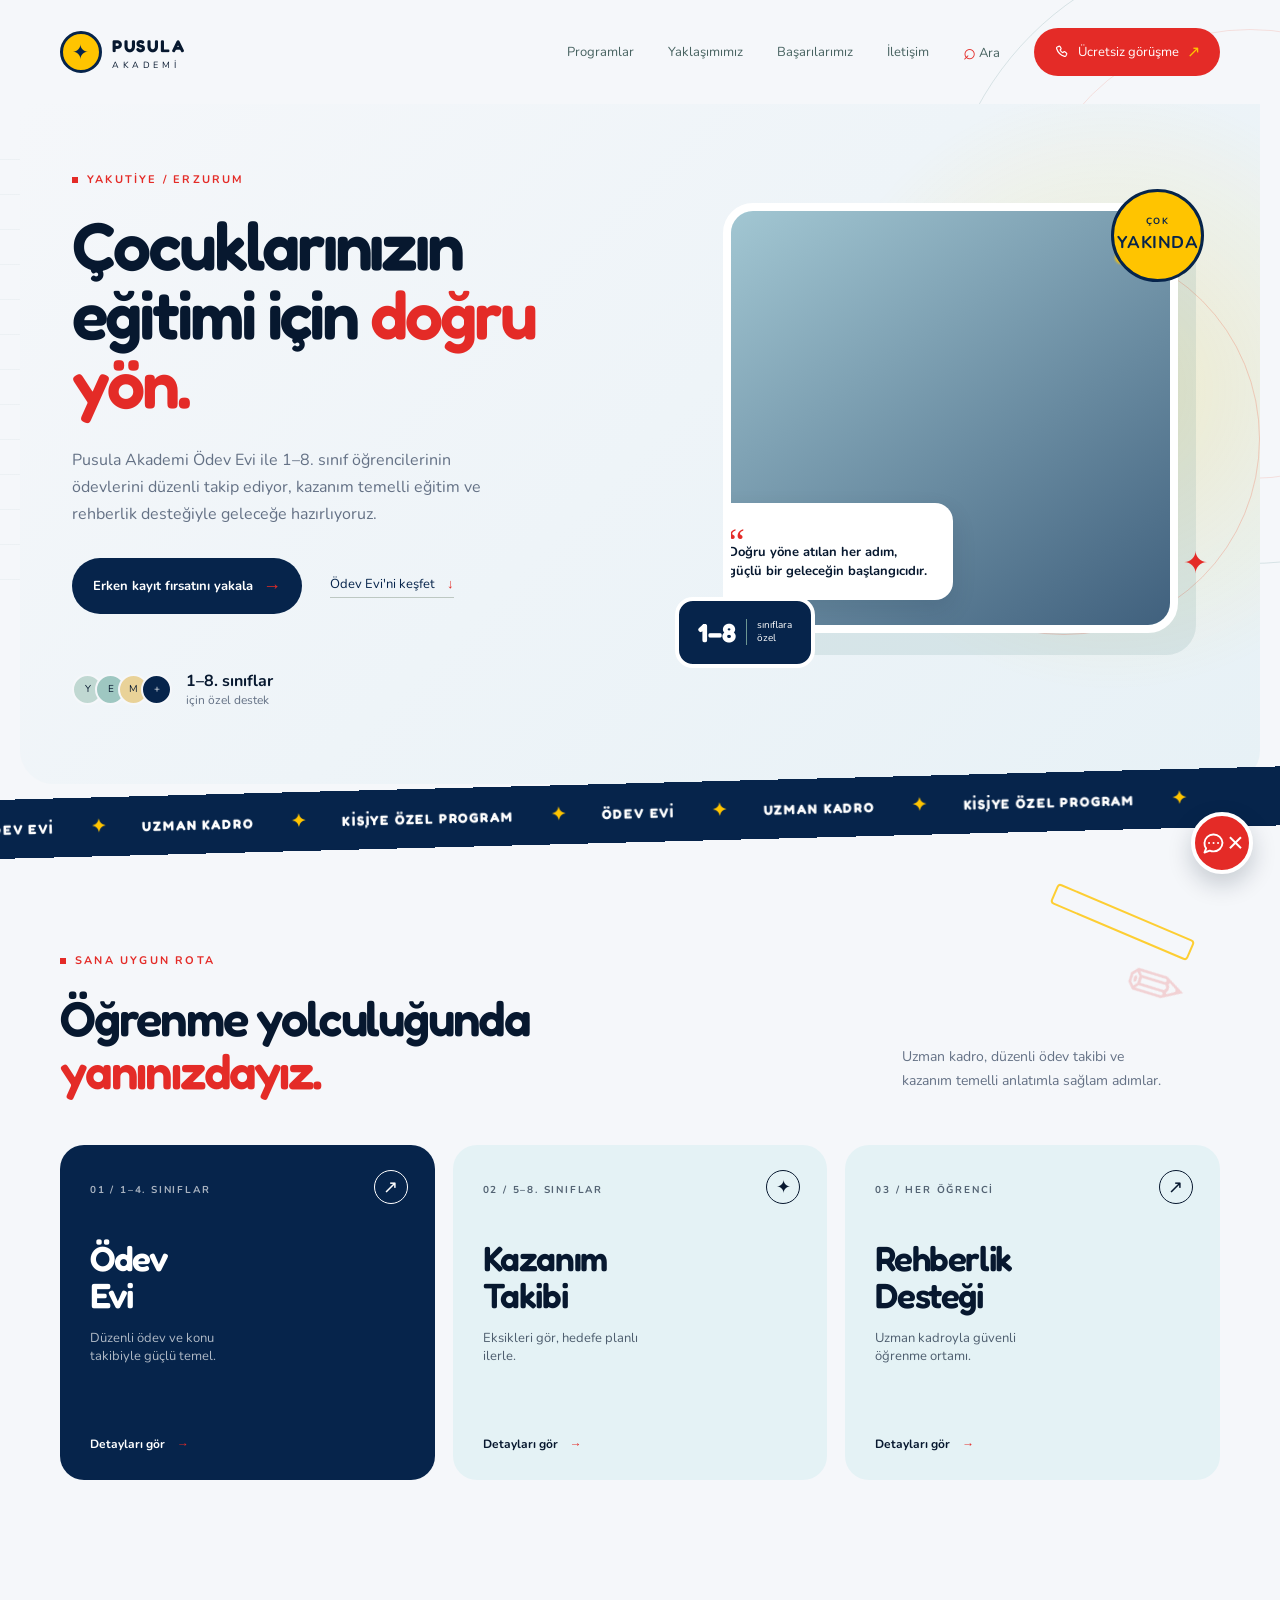
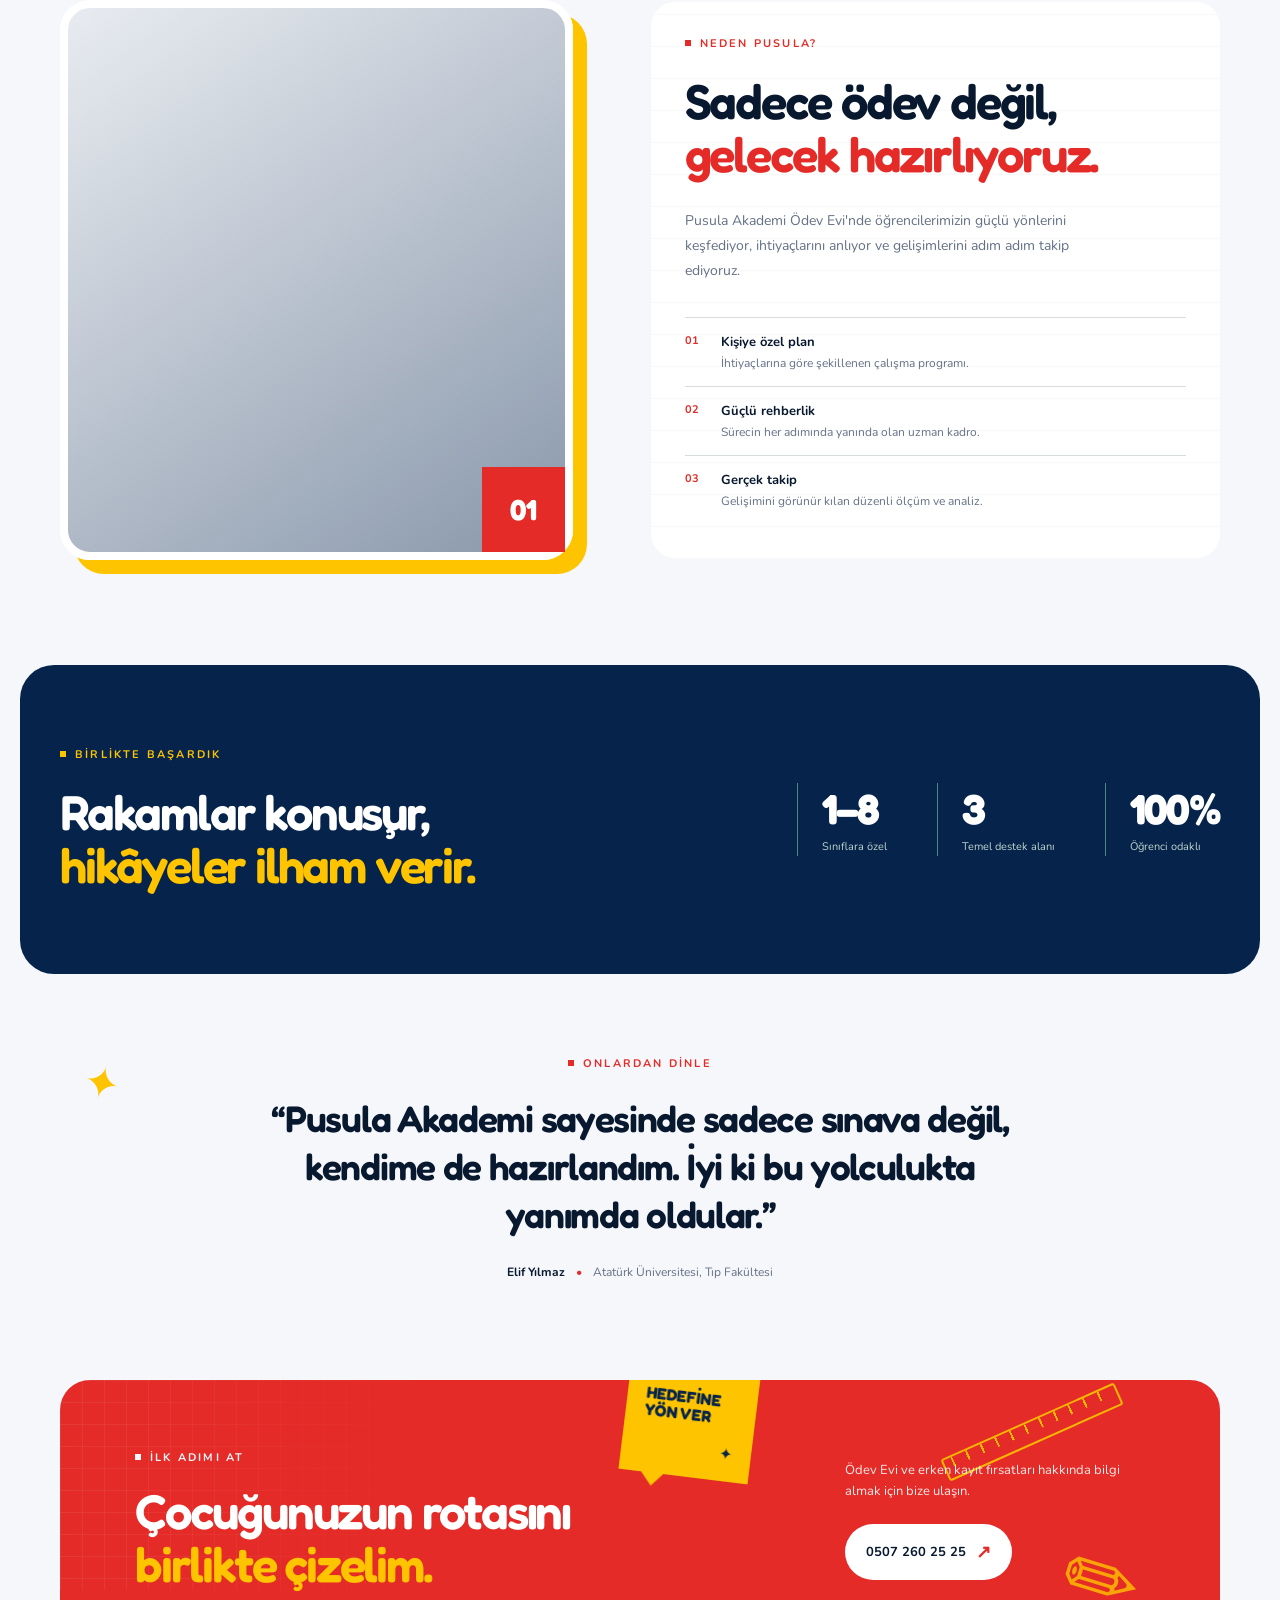
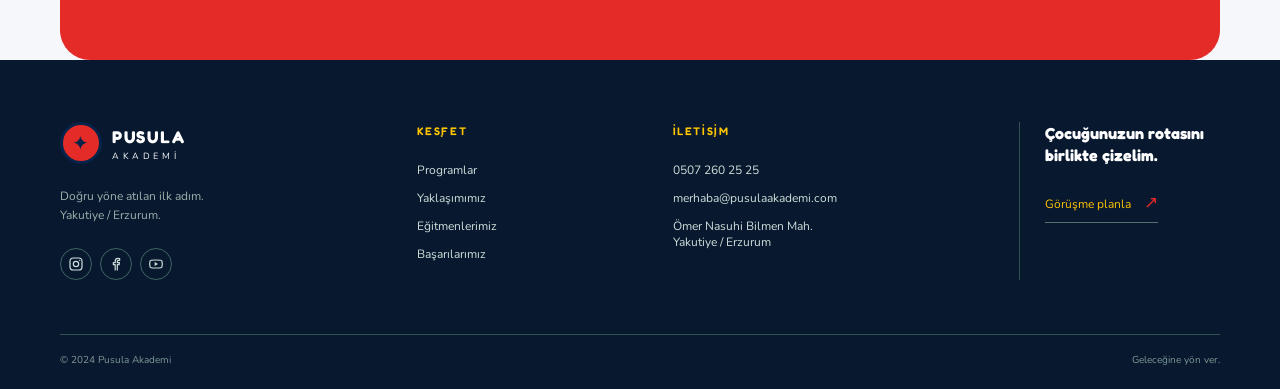
<file: index.html>
<!doctype html>
<html lang="tr">
  <head>
    <meta charset="UTF-8" />
    <meta name="viewport" content="width=device-width, initial-scale=1.0" />
    <meta
      name="description"
      content="Pusula Akademi Ödev Evi — 1–8. sınıflar için uzman kadro, kişiye özel program ve düzenli ödev takibi. Yakutiye, Erzurum."
    />
    <title>Pusula Akademi Ödev Evi | Yakutiye, Erzurum</title>
    <link rel="preconnect" href="https://fonts.googleapis.com" />
    <link rel="preconnect" href="https://fonts.gstatic.com" crossorigin />
    <link
      href="https://fonts.googleapis.com/css2?family=Fredoka:wght@400;500;600;700&family=Nunito:wght@400;500;600;700;800&display=swap"
      rel="stylesheet"
    />
    <link rel="stylesheet" href="styles.css" />
  </head>
  <body>
    <header class="site-header">
      <a class="brand" href="/" aria-label="Pusula Akademi ana sayfa">
        <span class="brand-mark" aria-hidden="true">✦</span>
        <span><strong>PUSULA</strong><small>AKADEMİ</small></span>
      </a>
      <button class="menu-toggle" aria-expanded="false" aria-controls="site-nav">
        <span></span><span></span><span></span>
        <span class="sr-only">Menüyü aç</span>
      </button>
      <nav id="site-nav" class="site-nav" aria-label="Ana menü">
        <a href="programlar.html">Programlar</a>
        <a href="yaklasimimiz.html">Yaklaşımımız</a>
        <a href="basarilarimiz.html">Başarılarımız</a>
        <a href="iletisim.html">İletişim</a>
        <button class="search-toggle" type="button" aria-expanded="false" aria-controls="site-search">
          <span aria-hidden="true">⌕</span> Ara
        </button>
        <a class="nav-cta" href="iletisim.html">
          <svg class="nav-cta-icon" viewBox="0 0 24 24" aria-hidden="true">
            <path d="M7.2 3.5 4.8 4.6c-.8.4-1.2 1.3-.9 2.1 1.9 6.1 5.8 10 11.9 11.9.8.3 1.7-.1 2.1-.9l1.1-2.4c.3-.7.1-1.5-.5-1.9l-2.3-1.6c-.6-.4-1.4-.3-1.9.2l-1 1c-1.8-.9-3.2-2.3-4.1-4.1l1-1c.5-.5.6-1.3.2-1.9L9.1 4c-.4-.6-1.2-.8-1.9-.5Z"></path>
          </svg>
          <span>Ücretsiz görüşme</span><b>↗</b>
        </a>
      </nav>
    </header>
    <div id="site-search" class="search-panel" hidden>
      <form class="search-form" role="search">
        <label class="sr-only" for="search-input">Sitede ara</label>
        <span aria-hidden="true">⌕</span>
        <input id="search-input" type="search" placeholder="Program, hedef veya bilgi ara..." autocomplete="off" />
        <button type="button" class="search-close" aria-label="Aramayı kapat">×</button>
      </form>
      <div class="search-results" aria-live="polite"></div>
    </div>

    <main id="top">
      <section class="hero section-shell">
        <div class="hero-orbit orbit-one" aria-hidden="true"></div>
        <div class="hero-orbit orbit-two" aria-hidden="true"></div>
        <div class="hero-copy">
          <p class="eyebrow"><span></span> Yakutiye / Erzurum</p>
          <h1>Çocuklarınızın eğitimi için <em>doğru yön.</em></h1>
          <p class="hero-text">
            Pusula Akademi Ödev Evi ile 1–8. sınıf öğrencilerinin ödevlerini düzenli takip ediyor, kazanım
            temelli eğitim ve rehberlik desteğiyle geleceğe hazırlıyoruz.
          </p>
          <div class="hero-actions">
            <a class="button button-primary" href="iletisim.html">Erken kayıt fırsatını yakala <span>→</span></a>
            <a class="text-link" href="programlar.html">Ödev Evi'ni keşfet <span>↓</span></a>
          </div>
          <div class="hero-note">
            <div class="avatar-stack" aria-hidden="true">
              <span>Y</span><span>E</span><span>M</span><span>+</span>
            </div>
            <p><strong>1–8. sınıflar</strong> için özel destek</p>
          </div>
        </div>
        <div class="hero-visual" aria-label="Pusula Akademi öğrencileri">
          <div class="sun-badge">ÇOK<br /><strong>YAKINDA</strong></div>
          <div class="visual-card visual-card-main">
            <div class="student-photo"></div>
            <div class="quote-card">
              <span class="quote-mark">“</span>
              <p>Doğru yöne atılan her adım, güçlü bir geleceğin başlangıcıdır.</p>
            </div>
          </div>
          <div class="visual-card floating-stat"><strong>1–8</strong><span>sınıflara<br />özel</span></div>
          <div class="compass" aria-hidden="true">✦</div>
        </div>
      </section>

      <div class="marquee-band" aria-label="Pusula Akademi değerleri">
        <div class="marquee-track">
          <span>ÖDEV EVİ</span><b>✦</b><span>UZMAN KADRO</span><b>✦</b>
          <span>KİŞİYE ÖZEL PROGRAM</span><b>✦</b><span>ÖDEV EVİ</span><b>✦</b>
          <span>UZMAN KADRO</span><b>✦</b><span>KİŞİYE ÖZEL PROGRAM</span><b>✦</b>
        </div>
      </div>

      <section id="programlar" class="programs section-shell">
        <div class="section-heading">
          <div>
            <p class="eyebrow"><span></span> Sana uygun rota</p>
            <h2>Öğrenme yolculuğunda<br /><em>yanınızdayız.</em></h2>
          </div>
          <p class="section-intro">Uzman kadro, düzenli ödev takibi ve kazanım temelli anlatımla sağlam adımlar.</p>
        </div>
        <div class="program-grid">
          <article class="program-card featured">
            <div class="card-icon">↗</div>
            <p class="card-label">01 / 1–4. sınıflar</p>
            <h3>Ödev<br />Evi</h3>
            <p>Düzenli ödev ve konu takibiyle güçlü temel.</p>
            <a href="programlar.html" aria-label="Ödev Evi hakkında bilgi al">Detayları gör <span>→</span></a>
          </article>
          <article class="program-card">
            <div class="card-icon">✦</div>
            <p class="card-label">02 / 5–8. sınıflar</p>
            <h3>Kazanım<br />Takibi</h3>
            <p>Eksikleri gör, hedefe planlı ilerle.</p>
            <a href="programlar.html" aria-label="Kazanım takibi hakkında bilgi al">Detayları gör <span>→</span></a>
          </article>
          <article class="program-card">
            <div class="card-icon">↗</div>
            <p class="card-label">03 / Her öğrenci</p>
            <h3>Rehberlik<br />Desteği</h3>
            <p>Uzman kadroyla güvenli öğrenme ortamı.</p>
            <a href="iletisim.html" aria-label="Rehberlik desteği hakkında bilgi al">Detayları gör <span>→</span></a>
          </article>
        </div>
      </section>

      <section id="yaklasim" class="approach section-shell">
        <div class="approach-image"><span>01</span></div>
        <div class="approach-copy">
          <p class="eyebrow"><span></span> Neden Pusula?</p>
          <h2>Sadece ödev değil,<br /><em>gelecek hazırlıyoruz.</em></h2>
          <p>
            Pusula Akademi Ödev Evi'nde öğrencilerimizin güçlü yönlerini keşfediyor, ihtiyaçlarını anlıyor
            ve gelişimlerini adım adım takip ediyoruz.
          </p>
          <div class="approach-list">
            <div><strong>01</strong><span><b>Kişiye özel plan</b><small>İhtiyaçlarına göre şekillenen çalışma programı.</small></span></div>
            <div><strong>02</strong><span><b>Güçlü rehberlik</b><small>Sürecin her adımında yanında olan uzman kadro.</small></span></div>
            <div><strong>03</strong><span><b>Gerçek takip</b><small>Gelişimini görünür kılan düzenli ölçüm ve analiz.</small></span></div>
          </div>
        </div>
      </section>

      <section id="basarilar" class="results">
        <div class="section-shell results-inner">
          <div>
            <p class="eyebrow eyebrow-light"><span></span> Birlikte başardık</p>
            <h2>Rakamlar konuşur,<br /><em>hikâyeler ilham verir.</em></h2>
          </div>
          <div class="metrics">
            <div><strong>1–8</strong><small>Sınıflara özel</small></div>
            <div><strong>3</strong><small>Temel destek alanı</small></div>
            <div><strong>100%</strong><small>Öğrenci odaklı</small></div>
          </div>
        </div>
      </section>

      <section class="testimonial section-shell">
        <p class="eyebrow"><span></span> Onlardan dinle</p>
        <blockquote>“Pusula Akademi sayesinde sadece sınava değil, kendime de hazırlandım. İyi ki bu yolculukta yanımda oldular.”</blockquote>
        <p class="student-name"><strong>Elif Yılmaz</strong> <span>•</span> Atatürk Üniversitesi, Tıp Fakültesi</p>
      </section>

      <section id="iletisim" class="contact section-shell">
        <div class="contact-doodle ruler-doodle" aria-hidden="true"></div>
        <div class="contact-doodle pencil-doodle" aria-hidden="true">✎</div>
        <div class="contact-note" aria-hidden="true">
          <span>NOT AL</span>
          <b>HEDEFİNE<br />YÖN VER</b>
          <i>✦</i>
        </div>
        <div>
          <p class="eyebrow eyebrow-light"><span></span> İlk adımı at</p>
          <h2>Çocuğunuzun rotasını<br /><em>birlikte çizelim.</em></h2>
        </div>
        <div class="contact-action">
          <p>Ödev Evi ve erken kayıt fırsatları hakkında bilgi almak için bize ulaşın.</p>
          <a class="button button-light" href="tel:+905072602525">0507 260 25 25 <span>↗</span></a>
        </div>
      </section>
    </main>

    <footer class="site-footer">
      <div class="section-shell footer-inner">
        <div class="footer-brand-column">
          <a class="brand brand-footer" href="#top"><span class="brand-mark">✦</span><span><strong>PUSULA</strong><small>AKADEMİ</small></span></a>
          <p>Doğru yöne atılan ilk adım. Yakutiye / Erzurum.</p>
          <div class="social-links"><a href="#" aria-label="Instagram">ig</a><a href="#" aria-label="Facebook">f</a><a href="#" aria-label="Youtube">▶</a></div>
        </div>
        <div class="footer-column"><h3>Keşfet</h3><a href="programlar.html">Programlar</a><a href="yaklasimimiz.html">Yaklaşımımız</a><a href="basarilarimiz.html">Başarılarımız</a></div>
        <div class="footer-column"><h3>İletişim</h3><a href="tel:+904422340000">+90 442 234 00 00</a><a href="mailto:merhaba@pusulaakademi.com">merhaba@pusulaakademi.com</a><span>Erzurum, Türkiye</span></div>
        <div class="footer-column footer-action"><p>Hedefine giden yolda ilk adımı at.</p><a href="iletisim.html" class="footer-arrow">Görüşme planla <span>↗</span></a></div>
      </div>
      <div class="section-shell copyright"><span>© 2024 Pusula Akademi</span><span>Geleceğine yön ver.</span></div>
    </footer>
    <script src="chrome.js"></script>
    <script src="script.js"></script>
  </body>
</html>
</file>
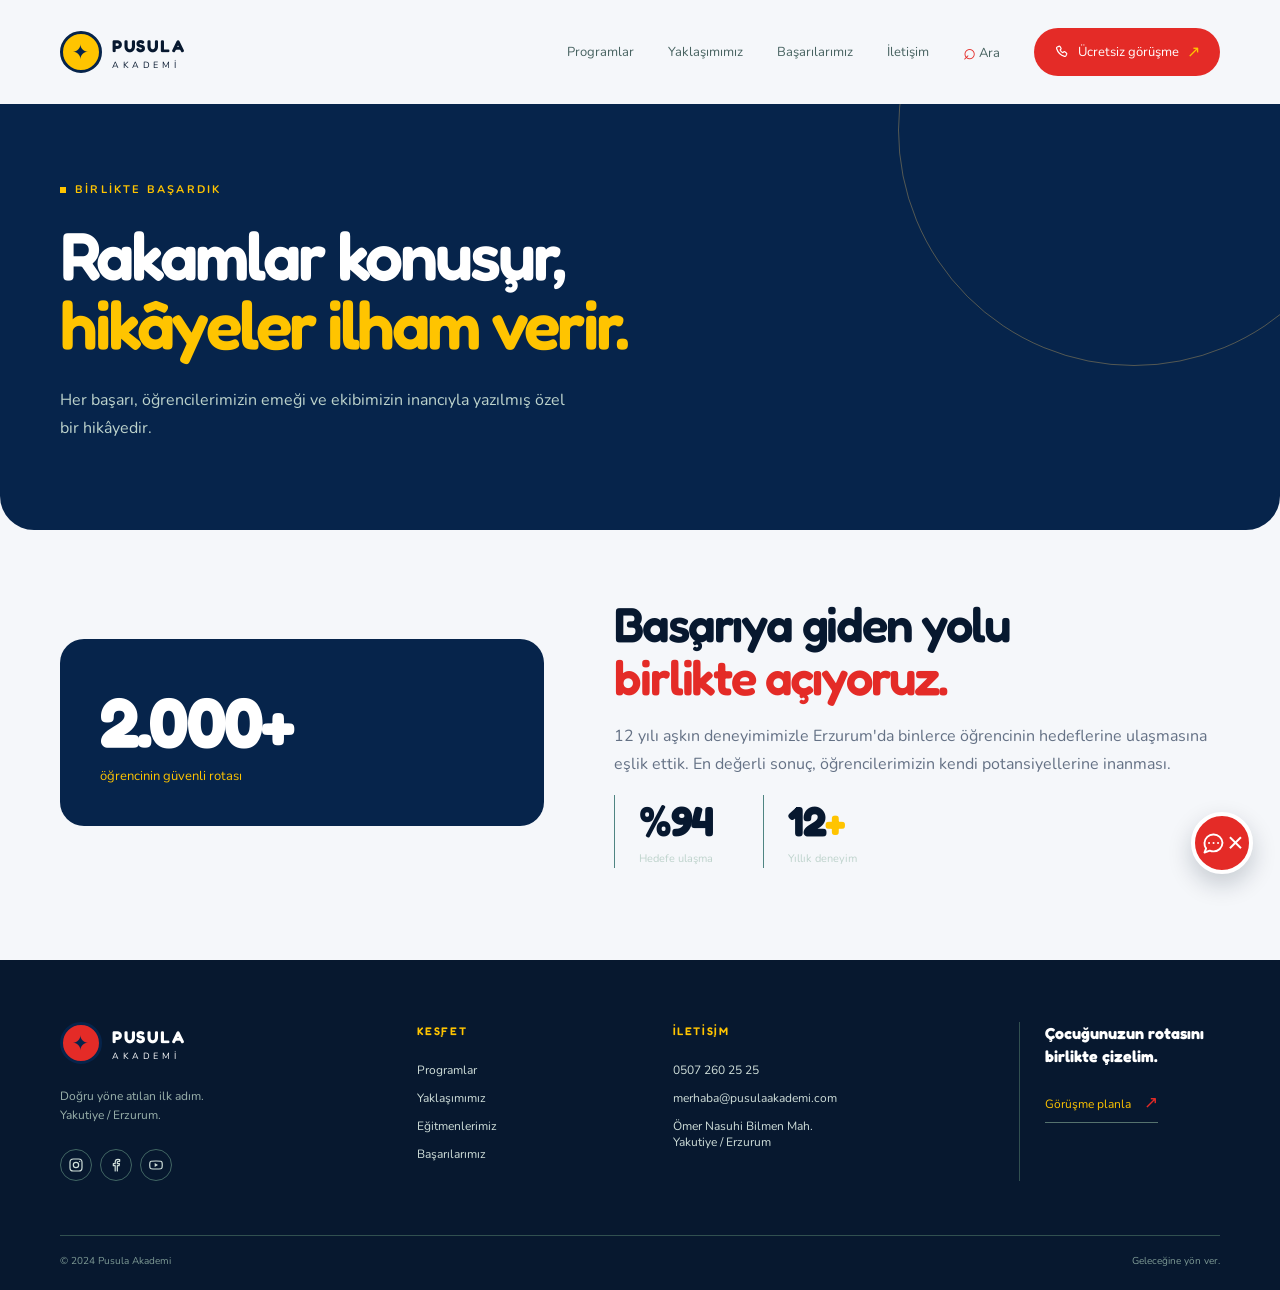
<file: basarilarimiz.html>
<!doctype html><html lang="tr"><head><meta charset="UTF-8"><meta name="viewport" content="width=device-width, initial-scale=1.0"><title>Başarılarımız | Pusula Akademi</title><link rel="stylesheet" href="styles.css"><link rel="stylesheet" href="page-styles.css"></head><body class="inner-page"><header class="site-header"><a class="brand" href="index.html"><span class="brand-mark">✦</span><span><strong>PUSULA</strong><small>AKADEMİ</small></span></a><nav class="site-nav"><a href="programlar.html">Programlar</a><a href="yaklasimimiz.html">Yaklaşımımız</a><a href="basarilarimiz.html">Başarılarımız</a><a href="iletisim.html">İletişim</a><a class="nav-cta" href="iletisim.html">Ücretsiz görüşme <span>↗</span></a></nav></header><main><section class="page-hero"><div class="section-shell"><p class="eyebrow"><span></span> Birlikte başardık</p><h1>Rakamlar konuşur,<br><em>hikâyeler ilham verir.</em></h1><p class="page-intro">Her başarı, öğrencilerimizin emeği ve ekibimizin inancıyla yazılmış özel bir hikâyedir.</p></div></section><section class="page-content section-shell"><div class="result-showcase"><div class="result-panel"><strong>2.000+</strong><span>öğrencinin güvenli rotası</span></div><div class="result-copy"><h2>Başarıya giden yolu<br><em>birlikte açıyoruz.</em></h2><p>12 yılı aşkın deneyimimizle Erzurum'da binlerce öğrencinin hedeflerine ulaşmasına eşlik ettik. En değerli sonuç, öğrencilerimizin kendi potansiyellerine inanması.</p><div class="metrics"><div><strong>%94</strong><small>Hedefe ulaşma</small></div><div><strong>12<span>+</span></strong><small>Yıllık deneyim</small></div></div></div></div></section></main><footer class="site-footer"><div class="section-shell footer-inner"><div class="footer-brand-column"><a class="brand brand-footer" href="index.html"><span class="brand-mark">✦</span><span><strong>PUSULA</strong><small>AKADEMİ</small></span></a><p>Erzurum'dan geleceğe uzanan eğitim yolculuğu.</p></div><div class="footer-column"><h3>Keşfet</h3><a href="programlar.html">Programlar</a><a href="yaklasimimiz.html">Yaklaşımımız</a></div><div class="footer-column"><h3>İletişim</h3><a href="iletisim.html">Ücretsiz görüşme</a><a href="tel:+904422340000">+90 442 234 00 00</a></div></div><div class="section-shell copyright"><span>© 2024 Pusula Akademi</span><span>Geleceğine yön ver.</span></div></footer><script src="chrome.js"></script><script src="script.js"></script></body></html>
</file>
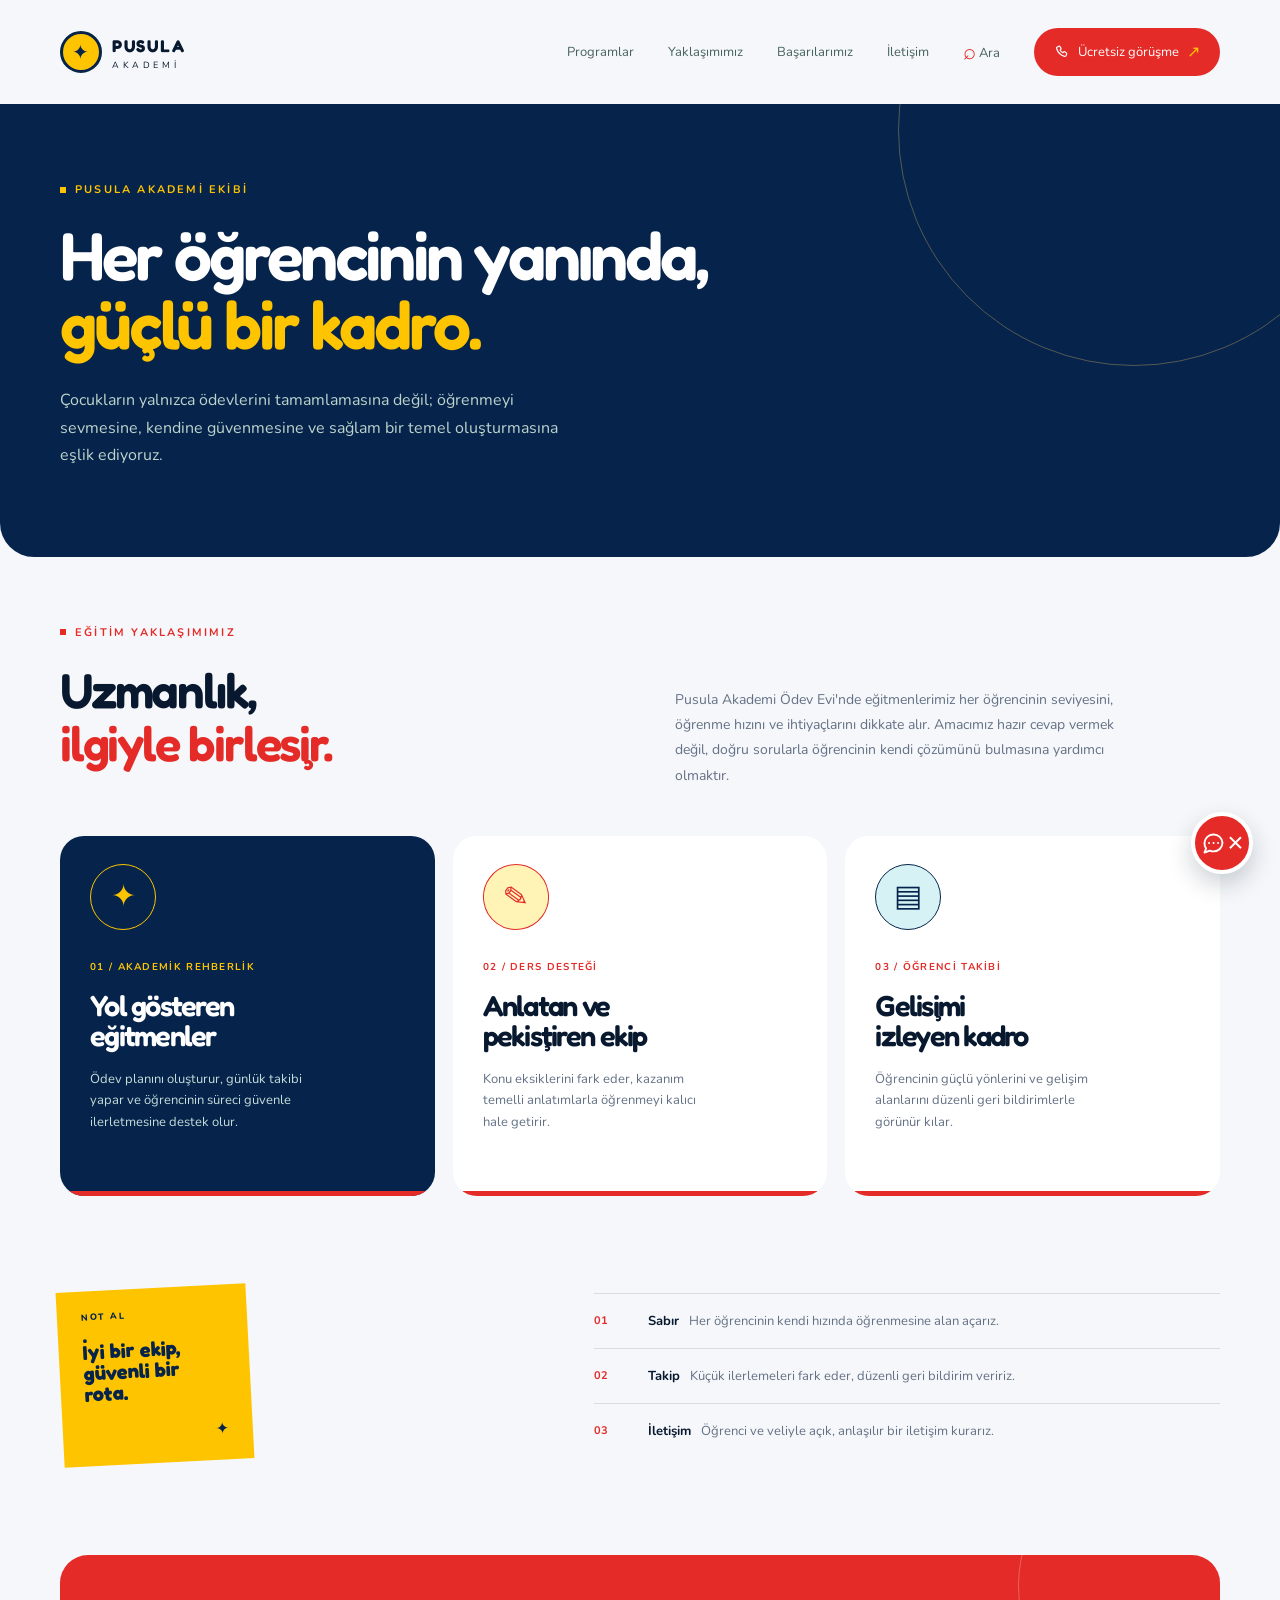
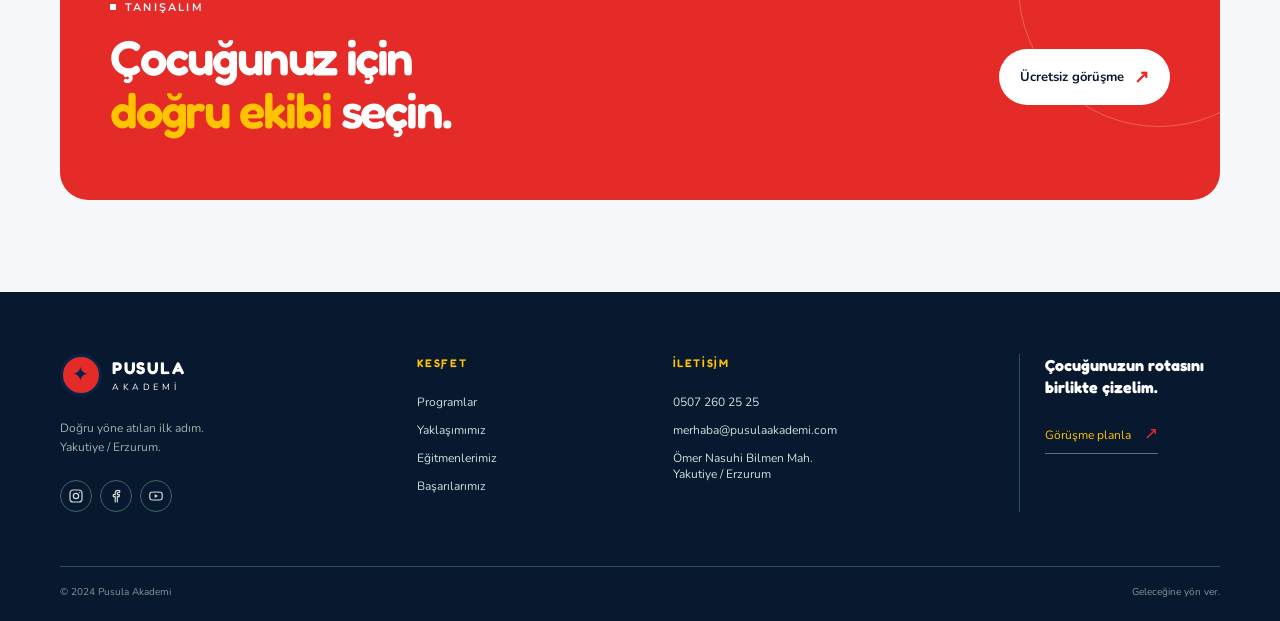
<file: egitmenlerimiz.html>
<!doctype html>
<html lang="tr">
  <head>
    <meta charset="UTF-8" />
    <meta name="viewport" content="width=device-width, initial-scale=1.0" />
    <meta name="description" content="Pusula Akademi Ödev Evi uzman eğitmen kadrosu ve öğrenci odaklı eğitim yaklaşımı." />
    <title>Eğitmenlerimiz | Pusula Akademi</title>
    <link rel="stylesheet" href="styles.css" />
    <link rel="stylesheet" href="page-styles.css" />
  </head>
  <body class="inner-page">
    <header class="site-header"></header>

    <main>
      <section class="page-hero">
        <div class="section-shell">
          <p class="eyebrow"><span></span> Pusula Akademi ekibi</p>
          <h1>Her öğrencinin yanında,<br /><em>güçlü bir kadro.</em></h1>
          <p class="page-intro">
            Çocukların yalnızca ödevlerini tamamlamasına değil; öğrenmeyi sevmesine, kendine güvenmesine
            ve sağlam bir temel oluşturmasına eşlik ediyoruz.
          </p>
        </div>
      </section>

      <section class="page-content section-shell">
        <div class="team-intro">
          <div>
            <p class="eyebrow"><span></span> Eğitim yaklaşımımız</p>
            <h2>Uzmanlık,<br /><em>ilgiyle birleşir.</em></h2>
          </div>
          <p>
            Pusula Akademi Ödev Evi'nde eğitmenlerimiz her öğrencinin seviyesini, öğrenme hızını ve
            ihtiyaçlarını dikkate alır. Amacımız hazır cevap vermek değil, doğru sorularla öğrencinin
            kendi çözümünü bulmasına yardımcı olmaktır.
          </p>
        </div>

        <div class="team-grid">
          <article class="team-card team-card-primary">
            <div class="team-avatar avatar-compass">✦</div>
            <p class="team-role">01 / AKADEMİK REHBERLİK</p>
            <h3>Yol gösteren<br />eğitmenler</h3>
            <p>Ödev planını oluşturur, günlük takibi yapar ve öğrencinin süreci güvenle ilerletmesine destek olur.</p>
            <span class="team-line"></span>
          </article>
          <article class="team-card">
            <div class="team-avatar avatar-pencil">✎</div>
            <p class="team-role">02 / DERS DESTEĞİ</p>
            <h3>Anlatan ve<br />pekiştiren ekip</h3>
            <p>Konu eksiklerini fark eder, kazanım temelli anlatımlarla öğrenmeyi kalıcı hale getirir.</p>
            <span class="team-line"></span>
          </article>
          <article class="team-card">
            <div class="team-avatar avatar-ruler">▤</div>
            <p class="team-role">03 / ÖĞRENCİ TAKİBİ</p>
            <h3>Gelişimi<br />izleyen kadro</h3>
            <p>Öğrencinin güçlü yönlerini ve gelişim alanlarını düzenli geri bildirimlerle görünür kılar.</p>
            <span class="team-line"></span>
          </article>
        </div>

        <div class="team-values">
          <div class="value-note">
            <span>NOT AL</span>
            <strong>İyi bir ekip,<br />güvenli bir rota.</strong>
            <i>✦</i>
          </div>
          <div class="value-list">
            <div><b>01</b><span><strong>Sabır</strong> Her öğrencinin kendi hızında öğrenmesine alan açarız.</span></div>
            <div><b>02</b><span><strong>Takip</strong> Küçük ilerlemeleri fark eder, düzenli geri bildirim veririz.</span></div>
            <div><b>03</b><span><strong>İletişim</strong> Öğrenci ve veliyle açık, anlaşılır bir iletişim kurarız.</span></div>
          </div>
        </div>

        <div class="team-cta">
          <div>
            <p class="eyebrow eyebrow-light"><span></span> Tanışalım</p>
            <h2>Çocuğunuz için<br /><em>doğru ekibi</em> seçin.</h2>
          </div>
          <a class="button button-light" href="iletisim.html">Ücretsiz görüşme <span>↗</span></a>
        </div>
      </section>
    </main>

    <footer class="site-footer"></footer>
    <script src="chrome.js"></script>
    <script src="script.js"></script>
  </body>
</html>
</file>
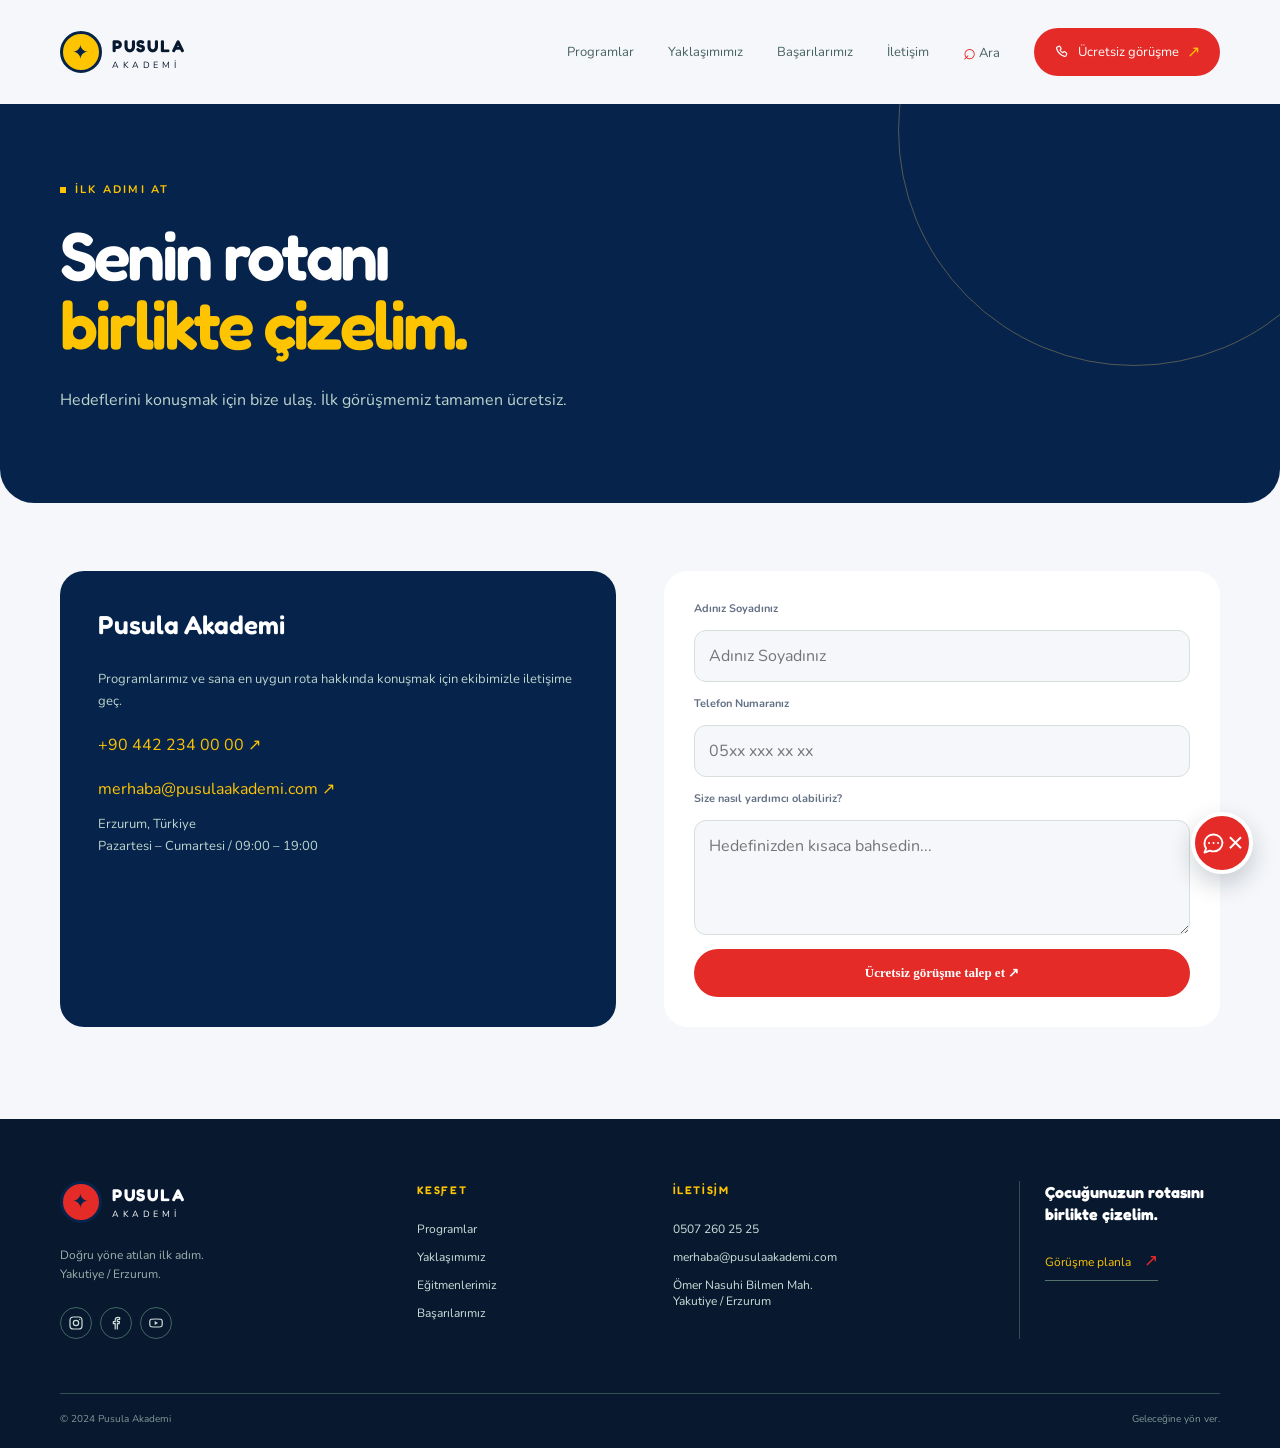
<file: iletisim.html>
<!doctype html><html lang="tr"><head><meta charset="UTF-8"><meta name="viewport" content="width=device-width, initial-scale=1.0"><title>İletişim | Pusula Akademi</title><link rel="stylesheet" href="styles.css"><link rel="stylesheet" href="page-styles.css"></head><body class="inner-page"><header class="site-header"><a class="brand" href="index.html"><span class="brand-mark">✦</span><span><strong>PUSULA</strong><small>AKADEMİ</small></span></a><nav class="site-nav"><a href="programlar.html">Programlar</a><a href="yaklasimimiz.html">Yaklaşımımız</a><a href="basarilarimiz.html">Başarılarımız</a><a href="iletisim.html">İletişim</a><a class="nav-cta" href="iletisim.html">Ücretsiz görüşme <span>↗</span></a></nav></header><main><section class="page-hero"><div class="section-shell"><p class="eyebrow"><span></span> İlk adımı at</p><h1>Senin rotanı<br><em>birlikte çizelim.</em></h1><p class="page-intro">Hedeflerini konuşmak için bize ulaş. İlk görüşmemiz tamamen ücretsiz.</p></div></section><section class="page-content section-shell"><div class="contact-layout"><div class="contact-info"><h3>Pusula Akademi</h3><p>Programlarımız ve sana en uygun rota hakkında konuşmak için ekibimizle iletişime geç.</p><a href="tel:+904422340000">+90 442 234 00 00 ↗</a><a href="mailto:merhaba@pusulaakademi.com">merhaba@pusulaakademi.com ↗</a><p>Erzurum, Türkiye<br>Pazartesi – Cumartesi / 09:00 – 19:00</p></div><form class="contact-form" onsubmit="event.preventDefault(); this.querySelector('button').textContent='Mesajınız alındı ✓';"><label for="name">Adınız Soyadınız</label><input id="name" required placeholder="Adınız Soyadınız"><label for="phone">Telefon Numaranız</label><input id="phone" type="tel" required placeholder="05xx xxx xx xx"><label for="message">Size nasıl yardımcı olabiliriz?</label><textarea id="message" placeholder="Hedefinizden kısaca bahsedin..."></textarea><button type="submit">Ücretsiz görüşme talep et <span>↗</span></button></form></div></section></main><footer class="site-footer"><div class="section-shell footer-inner"><div class="footer-brand-column"><a class="brand brand-footer" href="index.html"><span class="brand-mark">✦</span><span><strong>PUSULA</strong><small>AKADEMİ</small></span></a><p>Erzurum'dan geleceğe uzanan eğitim yolculuğu.</p></div><div class="footer-column"><h3>Keşfet</h3><a href="programlar.html">Programlar</a><a href="yaklasimimiz.html">Yaklaşımımız</a><a href="basarilarimiz.html">Başarılarımız</a></div><div class="footer-column"><h3>İletişim</h3><a href="tel:+904422340000">+90 442 234 00 00</a><a href="mailto:merhaba@pusulaakademi.com">merhaba@pusulaakademi.com</a></div></div><div class="section-shell copyright"><span>© 2024 Pusula Akademi</span><span>Geleceğine yön ver.</span></div></footer><script src="chrome.js"></script><script src="script.js"></script></body></html>
</file>
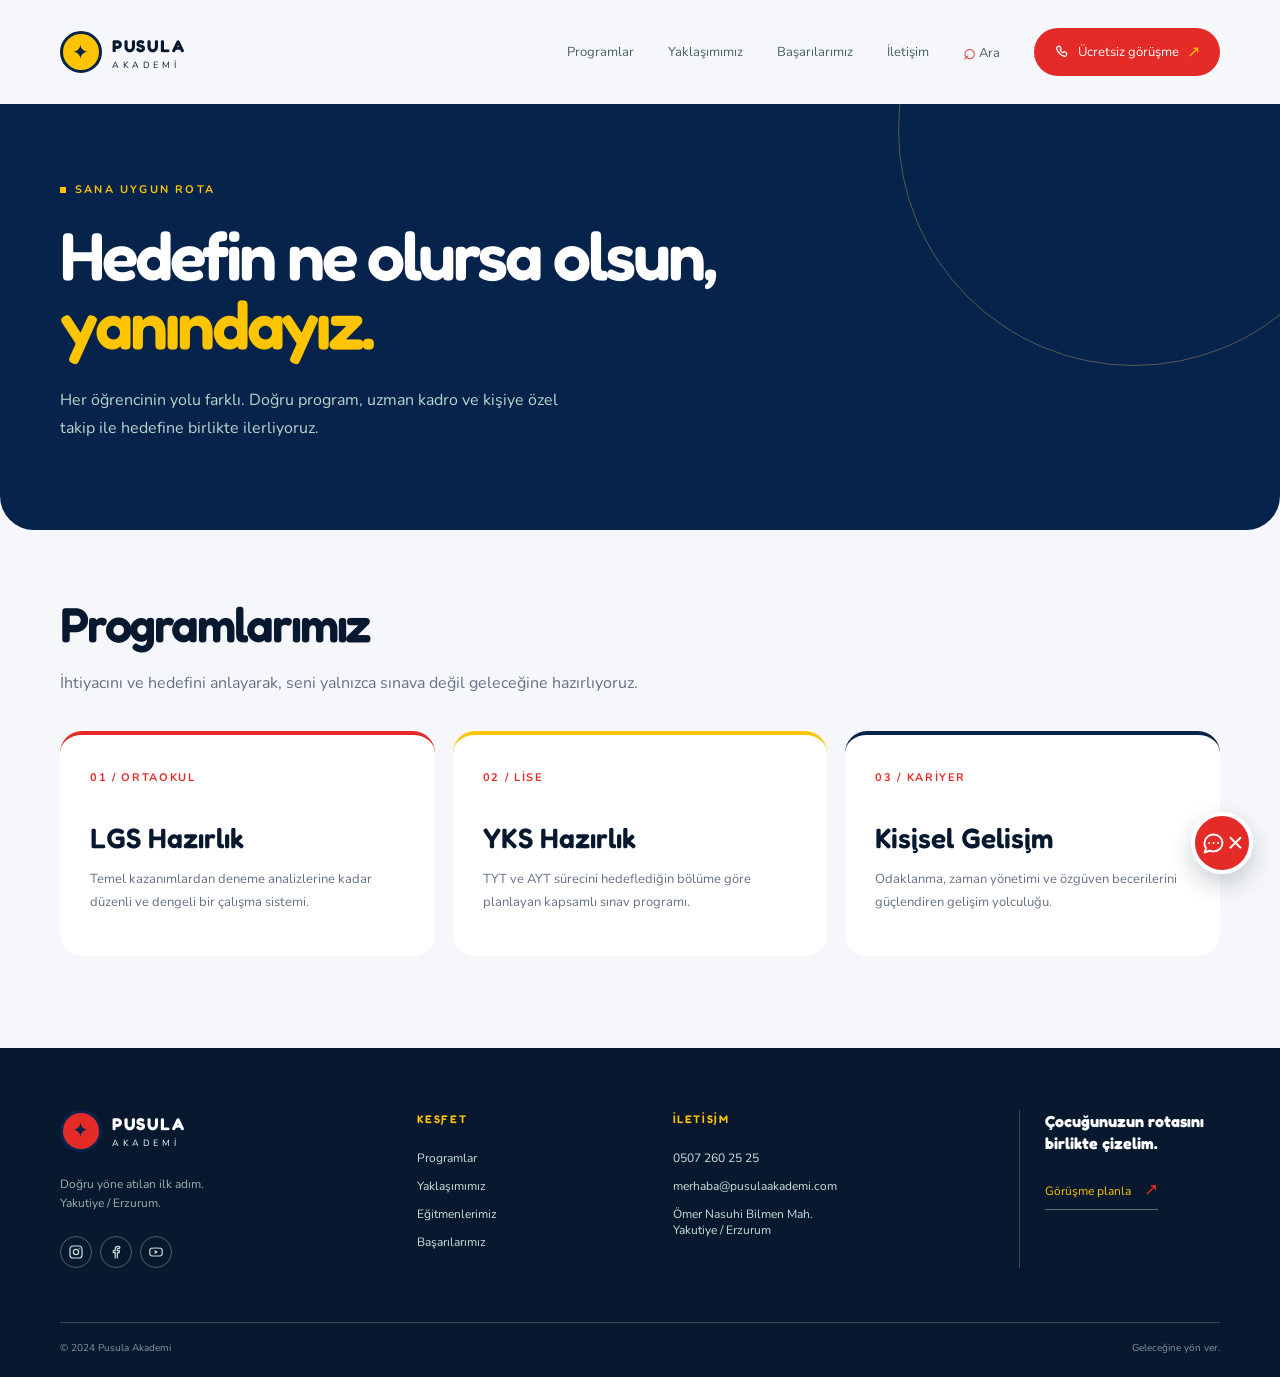
<file: programlar.html>
<!doctype html><html lang="tr"><head><meta charset="UTF-8"><meta name="viewport" content="width=device-width, initial-scale=1.0"><title>Programlar | Pusula Akademi</title><link rel="stylesheet" href="styles.css"><link rel="stylesheet" href="page-styles.css"></head><body class="inner-page"><header class="site-header"><a class="brand" href="index.html"><span class="brand-mark">✦</span><span><strong>PUSULA</strong><small>AKADEMİ</small></span></a><nav class="site-nav"><a href="programlar.html">Programlar</a><a href="yaklasimimiz.html">Yaklaşımımız</a><a href="basarilarimiz.html">Başarılarımız</a><a href="iletisim.html">İletişim</a><a class="nav-cta" href="iletisim.html">Ücretsiz görüşme <span>↗</span></a></nav></header><main><section class="page-hero"><div class="section-shell"><p class="eyebrow"><span></span> Sana uygun rota</p><h1>Hedefin ne olursa olsun,<br><em>yanındayız.</em></h1><p class="page-intro">Her öğrencinin yolu farklı. Doğru program, uzman kadro ve kişiye özel takip ile hedefine birlikte ilerliyoruz.</p></div></section><section class="page-content section-shell"><h2>Programlarımız</h2><p>İhtiyacını ve hedefini anlayarak, seni yalnızca sınava değil geleceğine hazırlıyoruz.</p><div class="detail-grid"><article class="detail-card"><b>01 / ORTAOKUL</b><h3>LGS Hazırlık</h3><p>Temel kazanımlardan deneme analizlerine kadar düzenli ve dengeli bir çalışma sistemi.</p></article><article class="detail-card"><b>02 / LİSE</b><h3>YKS Hazırlık</h3><p>TYT ve AYT sürecini hedeflediğin bölüme göre planlayan kapsamlı sınav programı.</p></article><article class="detail-card"><b>03 / KARİYER</b><h3>Kişisel Gelişim</h3><p>Odaklanma, zaman yönetimi ve özgüven becerilerini güçlendiren gelişim yolculuğu.</p></article></div></section></main><footer class="site-footer"><div class="section-shell footer-inner"><div class="footer-brand-column"><a class="brand brand-footer" href="index.html"><span class="brand-mark">✦</span><span><strong>PUSULA</strong><small>AKADEMİ</small></span></a><p>Erzurum'dan geleceğe uzanan eğitim yolculuğu.</p></div><div class="footer-column"><h3>Keşfet</h3><a href="programlar.html">Programlar</a><a href="yaklasimimiz.html">Yaklaşımımız</a></div><div class="footer-column"><h3>İletişim</h3><a href="tel:+904422340000">+90 442 234 00 00</a><a href="mailto:merhaba@pusulaakademi.com">merhaba@pusulaakademi.com</a></div></div><div class="section-shell copyright"><span>© 2024 Pusula Akademi</span><span>Geleceğine yön ver.</span></div></footer><script src="chrome.js"></script><script src="script.js"></script></body></html>
</file>
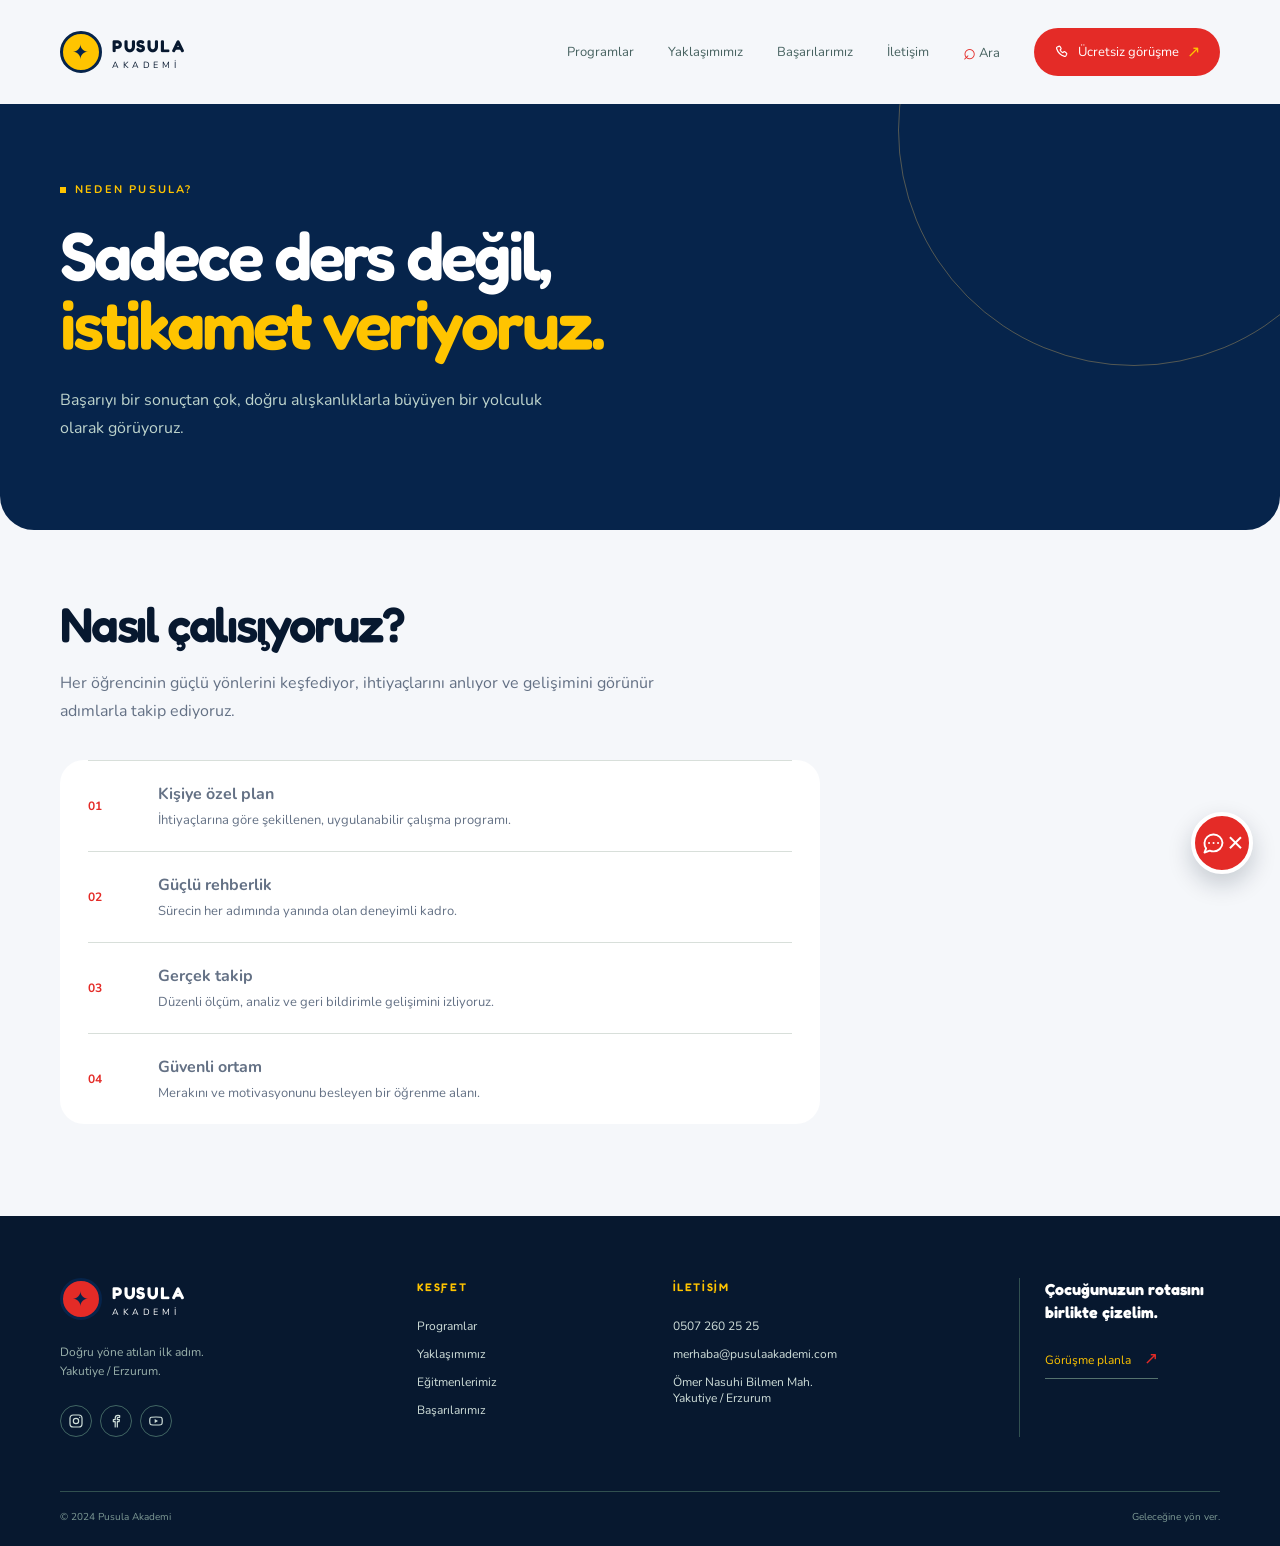
<file: yaklasimimiz.html>
<!doctype html><html lang="tr"><head><meta charset="UTF-8"><meta name="viewport" content="width=device-width, initial-scale=1.0"><title>Yaklaşımımız | Pusula Akademi</title><link rel="stylesheet" href="styles.css"><link rel="stylesheet" href="page-styles.css"></head><body class="inner-page"><header class="site-header"><a class="brand" href="index.html"><span class="brand-mark">✦</span><span><strong>PUSULA</strong><small>AKADEMİ</small></span></a><nav class="site-nav"><a href="programlar.html">Programlar</a><a href="yaklasimimiz.html">Yaklaşımımız</a><a href="basarilarimiz.html">Başarılarımız</a><a href="iletisim.html">İletişim</a><a class="nav-cta" href="iletisim.html">Ücretsiz görüşme <span>↗</span></a></nav></header><main><section class="page-hero"><div class="section-shell"><p class="eyebrow"><span></span> Neden Pusula?</p><h1>Sadece ders değil,<br><em>istikamet veriyoruz.</em></h1><p class="page-intro">Başarıyı bir sonuçtan çok, doğru alışkanlıklarla büyüyen bir yolculuk olarak görüyoruz.</p></div></section><section class="page-content section-shell"><h2>Nasıl çalışıyoruz?</h2><p>Her öğrencinin güçlü yönlerini keşfediyor, ihtiyaçlarını anlıyor ve gelişimini görünür adımlarla takip ediyoruz.</p><div class="numbered-list"><div><strong>01</strong><span><b>Kişiye özel plan</b>İhtiyaçlarına göre şekillenen, uygulanabilir çalışma programı.</span></div><div><strong>02</strong><span><b>Güçlü rehberlik</b>Sürecin her adımında yanında olan deneyimli kadro.</span></div><div><strong>03</strong><span><b>Gerçek takip</b>Düzenli ölçüm, analiz ve geri bildirimle gelişimini izliyoruz.</span></div><div><strong>04</strong><span><b>Güvenli ortam</b>Merakını ve motivasyonunu besleyen bir öğrenme alanı.</span></div></div></section></main><footer class="site-footer"><div class="section-shell footer-inner"><div class="footer-brand-column"><a class="brand brand-footer" href="index.html"><span class="brand-mark">✦</span><span><strong>PUSULA</strong><small>AKADEMİ</small></span></a><p>Erzurum'dan geleceğe uzanan eğitim yolculuğu.</p></div><div class="footer-column"><h3>Keşfet</h3><a href="programlar.html">Programlar</a><a href="basarilarimiz.html">Başarılarımız</a></div><div class="footer-column"><h3>İletişim</h3><a href="iletisim.html">Ücretsiz görüşme</a><a href="tel:+904422340000">+90 442 234 00 00</a></div></div><div class="section-shell copyright"><span>© 2024 Pusula Akademi</span><span>Geleceğine yön ver.</span></div></footer><script src="chrome.js"></script><script src="script.js"></script></body></html>
</file>
<file: styles.css>
@import url("https://fonts.googleapis.com/css2?family=Fredoka:wght@400;500;600;700&family=Nunito:wght@400;500;600;700;800&display=swap");

:root {
  --ink: #07182f;
  --teal: #06244b;
  --mint: #c9eff4;
  --cream: #f5f7fa;
  --orange: #e42b27;
  --gold: #ffc400;
  --muted: #647185;
}

* { box-sizing: border-box; max-width: 100%; }
html { scroll-behavior: smooth; }
html, body { max-width: 100%; overflow-x: hidden; }
body { margin: 0; background: var(--cream); color: var(--ink); font-family: "Nunito", sans-serif; }
a { color: inherit; text-decoration: none; }
.section-shell { width: min(1160px, calc(100% - 80px)); margin: 0 auto; }
.section-shell:not(.site-header) { position: relative; }
.site-header { align-items: center; display: flex; justify-content: space-between; margin: auto; padding: 28px 40px; width: min(1240px, 100%); }
.brand { align-items: center; display: inline-flex; gap: 10px; letter-spacing: .06em; }
.brand-mark { align-items: center; background: var(--gold); border: 3px solid var(--teal); border-radius: 50%; color: var(--teal); display: inline-flex; font-size: 20px; height: 42px; justify-content: center; width: 42px; }
.brand strong, .brand small { display: block; line-height: 1; }
.brand strong { font: 800 17px "Fredoka", sans-serif; letter-spacing: .12em; }
.brand small { font-size: 9px; letter-spacing: .4em; margin-top: 5px; }
.site-nav { align-items: center; display: flex; font-size: 13px; gap: 34px; }
.site-nav a:not(.nav-cta) { color: #476260; }
.site-nav a:hover, .footer-links a:hover { color: var(--orange); }
.nav-cta { background: var(--orange); border-radius: 999px; color: white; padding: 13px 20px; }
.nav-cta span, .button span { color: var(--orange); font-size: 18px; margin-left: 10px; }
.nav-cta { align-items: center; display: inline-flex; gap: 8px; }
.nav-cta-icon { fill: none; height: 16px; stroke: currentColor; stroke-linecap: round; stroke-linejoin: round; stroke-width: 1.8; width: 16px; }
.nav-cta > span { color: white; font-size: 13px; margin-left: 0; }
.nav-cta > b { color: var(--gold); font-size: 16px; font-weight: 500; }
.search-toggle { background: none; border: 0; color: #476260; cursor: pointer; font: inherit; padding: 8px 0; }
.search-toggle span { color: var(--orange); font-size: 22px; vertical-align: -2px; }
.search-toggle:hover { color: var(--orange); }
.search-panel { background: var(--ink); box-shadow: 0 18px 40px rgba(19,46,47,.2); color: white; left: 0; padding: 22px max(40px, calc((100% - 1160px) / 2)); position: absolute; right: 0; top: 88px; z-index: 10; }
.search-form { align-items: center; border-bottom: 1px solid #547573; display: flex; gap: 14px; }
.search-form > span { color: var(--gold); font-size: 25px; }
.search-form input { background: transparent; border: 0; color: white; flex: 1; font: 600 18px "Nunito", sans-serif; outline: 0; padding: 12px 0; }
.search-form input::placeholder { color: #a8c0ba; }
.search-close { background: transparent; border: 0; color: #a8c0ba; cursor: pointer; font-size: 26px; }
.search-results { display: grid; gap: 8px; grid-template-columns: repeat(3, 1fr); padding-top: 16px; }
.search-result { border: 1px solid #315b59; display: grid; gap: 5px; padding: 13px 15px; position: relative; transition: background .2s, border-color .2s; }
.search-result:hover { background: #1b4747; border-color: var(--gold); }
.search-result strong { color: var(--gold); font-size: 13px; }
.search-result span { color: #bdd0ca; font-size: 11px; line-height: 1.4; max-width: 220px; }
.search-result b { bottom: 12px; color: var(--orange); position: absolute; right: 13px; }
.no-results { color: #bdd0ca; font-size: 13px; margin: 4px 0; }
.menu-toggle { display: none; }
.hero { align-items: center; background: radial-gradient(circle at 88% 42%, rgba(255,196,0,.18), transparent 26%), linear-gradient(135deg, #f5f7fa 0%, #e7f1f6 100%); border-radius: 0 0 34px 34px; display: grid; gap: 70px; grid-template-columns: 1fr 1fr; min-height: 630px; overflow: visible; padding: 68px 52px 76px; position: relative; width: min(1240px, 100%); }
.hero::before { background-image: linear-gradient(rgba(12,87,88,.045) 1px, transparent 1px), linear-gradient(90deg, rgba(12,87,88,.045) 1px, transparent 1px); background-size: 35px 35px; content: ""; height: 430px; left: -100px; mask-image: linear-gradient(90deg, black, transparent); position: absolute; top: 55px; width: 530px; z-index: -2; }
.hero-orbit { border: 1px solid rgba(12,87,88,.13); border-radius: 50%; pointer-events: none; position: absolute; z-index: -1; }
.orbit-one { height: 620px; right: -300px; top: -160px; width: 620px; }
.orbit-two { border-color: rgba(239,114,88,.18); height: 450px; right: -215px; top: -75px; width: 450px; }
.eyebrow { align-items: center; color: var(--orange); display: flex; font-size: 11px; font-weight: 700; gap: 9px; letter-spacing: .2em; margin: 0 0 24px; text-transform: uppercase; }
.eyebrow > span { background: var(--orange); display: inline-block; height: 6px; width: 6px; }
h1, h2, h3 { font-family: "Fredoka", sans-serif; font-weight: 600; margin: 0; }
h1 { font-size: clamp(44px, 5.3vw, 72px); letter-spacing: -.045em; line-height: 1.02; max-width: 580px; }
h1 em, h2 em { color: var(--orange); font-style: normal; }
.hero-text { color: var(--muted); font-size: 16px; line-height: 1.7; margin: 28px 0 30px; max-width: 420px; }
.hero-actions { align-items: center; display: flex; gap: 28px; }
.button { align-items: center; border-radius: 999px; display: inline-flex; font-size: 13px; font-weight: 700; padding: 16px 21px; }
.button-primary { background: var(--teal); color: #fff; }
.button-primary:hover { background: var(--ink); }
.text-link { border-bottom: 1px solid #bdc8c2; color: var(--teal); font-size: 13px; padding-bottom: 4px; }
.text-link span { color: var(--orange); margin-left: 9px; }
.hero-note { align-items: center; display: flex; gap: 14px; margin-top: 56px; }
.hero-note p { color: var(--muted); font-size: 12px; margin: 0; }
.hero-note strong { color: var(--ink); display: block; font-size: 16px; }
.avatar-stack { display: flex; }
.avatar-stack span { align-items: center; background: #f1bc86; border: 2px solid var(--cream); border-radius: 50%; color: var(--ink); display: flex; font-size: 10px; height: 31px; justify-content: center; margin-left: -8px; width: 31px; }
.avatar-stack span:first-child { background: #c0d8d2; margin-left: 0; }
.avatar-stack span:nth-child(2) { background: #9ec7c1; }
.avatar-stack span:nth-child(3) { background: #e9d298; }
.avatar-stack span:last-child { background: var(--teal); color: white; }
.hero-visual { min-height: 475px; position: relative; animation: rise-in .9s .15s both; }
.hero-visual::before { border: 1px solid rgba(239,114,88,.3); border-radius: 50%; content: ""; height: 390px; position: absolute; right: -52px; top: 40px; width: 390px; z-index: -1; animation: orbit 18s linear infinite; }
.hero-visual::after { background: var(--gold); border-radius: 50%; content: ""; filter: blur(1px); height: 13px; position: absolute; right: 80px; top: 48px; width: 13px; animation: blink 2.5s ease-in-out infinite; }
.visual-card-main { background: var(--mint); border: 8px solid white; border-radius: 30px; height: 430px; margin: 0 30px 0 48px; overflow: hidden; position: relative; }
.student-photo, .approach-image { background: linear-gradient(145deg, rgba(6,36,75,.2), rgba(6,36,75,.7)), url("https://images.unsplash.com/photo-1523240795612-9a054b0db644?auto=format&fit=crop&w=1000&q=85") center/cover; height: 100%; }
.quote-card { background: white; border-radius: 18px; bottom: 25px; box-shadow: 0 10px 25px rgba(7,24,47,.12); left: -28px; padding: 17px 25px 18px; position: absolute; width: 250px; }
.quote-card p { font: 700 13px/1.5 "Nunito", sans-serif; margin: 0; }
.quote-mark { color: var(--orange); font: 38px Georgia; height: 23px; display: block; }
.sun-badge { align-items: center; animation: float 4s ease-in-out infinite; background: var(--gold); border: 3px solid var(--teal); border-radius: 50%; color: var(--teal); display: flex; flex-direction: column; font-size: 9px; font-weight: 700; height: 93px; justify-content: center; letter-spacing: .12em; line-height: 1.6; position: absolute; right: 4px; text-align: center; top: -14px; width: 93px; z-index: 2; }
.sun-badge strong { font-size: 17px; letter-spacing: .03em; }
.floating-stat { align-items: center; animation: float 4s 1s ease-in-out infinite; background: var(--teal); border: 4px solid white; border-radius: 18px; bottom: 10px; color: white; display: flex; gap: 10px; left: 0; padding: 16px 19px; position: absolute; }
.floating-stat strong { font: 800 26px "Fredoka"; }
.floating-stat span { border-left: 1px solid #6d9692; font-size: 10px; line-height: 1.3; padding-left: 10px; }
.compass { animation: spin 12s linear infinite; bottom: 94px; color: var(--orange); font-size: 30px; position: absolute; right: 0; }
.section-heading { align-items: end; display: flex; justify-content: space-between; padding-bottom: 47px; }
h2 { font-size: clamp(32px, 4vw, 49px); letter-spacing: -.045em; line-height: 1.08; }
.section-intro { color: var(--muted); font-size: 14px; line-height: 1.7; margin: 0 5% 5px 0; max-width: 260px; }
.programs { padding: 72px 0 96px; position: relative; }
.programs::before { border: 2px solid var(--gold); border-radius: 4px; content: ""; height: 18px; opacity: .8; position: absolute; right: 2%; top: 70px; transform: rotate(23deg); width: 145px; }
.programs::after { color: var(--orange); content: "✎"; font-size: 68px; opacity: .18; position: absolute; right: 3%; top: 100px; transform: rotate(-28deg); }
.program-grid { display: grid; gap: 18px; grid-template-columns: repeat(3, 1fr); }
.program-card { background: #e4f2f5; border-radius: 24px; min-height: 335px; opacity: 0; padding: 28px 30px; position: relative; transform: translateY(25px); transition: transform .25s, box-shadow .25s; }
.program-card.is-visible { animation: reveal .7s both; }
.program-card:nth-child(2).is-visible { animation-delay: .12s; }
.program-card:nth-child(3).is-visible { animation-delay: .24s; }
.program-card:hover { transform: translateY(-6px); }
.program-card::after { background: var(--orange); bottom: 0; content: ""; height: 4px; left: 0; position: absolute; transform: scaleX(0); transform-origin: left; transition: transform .35s ease; width: 100%; }
.program-card:hover::after { transform: scaleX(1); }
.program-card.featured { background: var(--teal); color: #fff; }
.card-icon { align-items: center; border: 1px solid currentColor; border-radius: 50%; display: flex; font-size: 18px; height: 34px; justify-content: center; position: absolute; right: 27px; top: 25px; width: 34px; }
.card-label { font-size: 10px; font-weight: 700; letter-spacing: .18em; opacity: .65; text-transform: uppercase; }
.program-card h3 { font-size: 35px; letter-spacing: -.04em; line-height: 1.06; margin: 43px 0 15px; }
.program-card > p:not(.card-label) { font-size: 13px; max-width: 160px; opacity: .68; }
.program-card a { bottom: 28px; font-size: 12px; font-weight: 700; left: 30px; position: absolute; }
.program-card a span { color: var(--orange); margin-left: 9px; }
.approach { align-items: center; display: grid; gap: 78px; grid-template-columns: .9fr 1fr; padding: 24px 0 105px; }
.approach-copy { background: repeating-linear-gradient(0deg, transparent 0 31px, rgba(7,24,47,.06) 32px), #fff; border-radius: 24px; padding: 34px; }
.approach-image { background-image: linear-gradient(145deg, rgba(6,36,75,.05), rgba(6,36,75,.45)), url("https://images.unsplash.com/photo-1529156069898-49953e39b3ac?auto=format&fit=crop&w=900&q=85"); border: 8px solid white; border-radius: 30px; box-shadow: 14px 14px 0 var(--gold); height: 560px; opacity: 0; position: relative; transform: translateX(-25px); }
.approach-image.is-visible { animation: slide-in .8s both; }
.approach-image span { background: var(--orange); bottom: 0; color: white; font: 700 29px "Fredoka"; padding: 25px 28px; position: absolute; right: 0; }
.approach-copy > p:not(.eyebrow) { color: var(--muted); font-size: 14px; line-height: 1.8; margin: 27px 0 34px; max-width: 430px; }
.approach-list > div { align-items: flex-start; border-top: 1px solid #d7ddd7; display: flex; gap: 22px; padding: 15px 0; }
.approach-list strong { color: var(--orange); font-size: 11px; }
.approach-list b, .approach-list small { display: block; }
.approach-list b { font-size: 13px; margin-bottom: 4px; }
.approach-list small { color: var(--muted); font-size: 12px; }
.results { background: var(--teal); border-radius: 34px; color: white; margin: 0 auto; width: min(1240px, 100%); }
.results-inner { align-items: center; display: flex; justify-content: space-between; padding-bottom: 82px; padding-top: 82px; }
.eyebrow-light { color: var(--gold); }
.eyebrow-light > span { background: var(--gold); }
.results h2 em, .contact h2 em { color: var(--gold); }
.metrics { display: flex; gap: 50px; }
.metrics div { border-left: 1px solid #4f8582; padding-left: 24px; }
.metrics strong { display: block; font: 700 42px "Fredoka"; letter-spacing: -.04em; }
.metrics strong span { color: var(--gold); }
.metrics small { color: #bed3cc; font-size: 11px; }
.testimonial { padding: 82px 0 88px; text-align: center; }
.testimonial::before { color: var(--gold); content: "✦"; font-size: 44px; left: 2%; position: absolute; top: 80px; transform: rotate(15deg); }
.testimonial .eyebrow { justify-content: center; }
blockquote { font: 600 clamp(23px, 3vw, 37px)/1.3 "Fredoka", sans-serif; letter-spacing: -.035em; margin: 0 auto 25px; max-width: 790px; }
.student-name { color: var(--muted); font-size: 12px; }
.student-name strong { color: var(--ink); }
.student-name span { color: var(--orange); padding: 0 8px; }
.contact { align-items: center; background: var(--orange); border-radius: 30px; color: white; display: flex; justify-content: space-between; min-height: 280px; overflow: hidden; padding: 58px 75px; }
.contact::before { background-image: linear-gradient(90deg, rgba(255,255,255,.14) 1px, transparent 1px), linear-gradient(rgba(255,255,255,.14) 1px, transparent 1px); background-size: 22px 22px; content: ""; height: 210px; left: 0; mask-image: linear-gradient(90deg, black, transparent); opacity: .55; position: absolute; top: 0; width: 380px; }
.contact > div { position: relative; z-index: 1; }
.contact .eyebrow { margin-bottom: 20px; }
.contact-note { background: var(--gold); color: var(--teal); display: flex; flex-direction: column; height: 132px; justify-content: space-between; padding: 16px 19px; position: absolute !important; right: 40%; top: -35px; transform: rotate(7deg); width: 130px; z-index: 2 !important; }
.contact-note::before { border-left: 12px solid transparent; border-right: 12px solid transparent; border-top: 14px solid var(--gold); bottom: -13px; content: ""; left: 22px; position: absolute; }
.contact-note span { font-size: 9px; font-weight: 800; letter-spacing: .15em; }
.contact-note b { font: 700 16px/1.05 "Fredoka", sans-serif; }
.contact-note i { align-self: flex-end; font-style: normal; }
.contact-doodle { pointer-events: none; position: absolute !important; }
.ruler-doodle { border: 2px solid var(--gold); border-radius: 3px; height: 24px; opacity: .9; right: 8%; top: 40px; transform: rotate(-24deg); width: 190px; }
.ruler-doodle::after { background: repeating-linear-gradient(90deg, var(--gold) 0 2px, transparent 2px 16px); content: ""; height: 10px; left: 8px; position: absolute; right: 8px; top: 0; }
.pencil-doodle { color: var(--gold); font-size: 88px; opacity: .8; right: 7%; transform: rotate(-28deg); bottom: 18px; }
.contact .eyebrow { color: var(--cream); }
.contact .eyebrow > span { background: var(--cream); }
.contact-action { max-width: 280px; }
.contact-action { max-width: 300px; padding-right: 10px; }
.contact-action p { font-size: 13px; line-height: 1.6; margin: 0 0 22px; opacity: .9; }
.button-light { background: white; color: var(--ink); }
.button-light span { color: var(--orange); }
.site-footer { background: var(--ink); color: white; }
.footer-inner { display: grid; gap: 55px; grid-template-columns: 1.5fr 1fr 1.45fr 1fr; padding: 62px 0 54px; }
.brand-footer .brand-mark { background: var(--orange); }
.footer-brand-column > p { color: #9bb2ac; font-size: 12px; line-height: 1.6; margin: 23px 0; max-width: 180px; }
.social-links { display: flex; gap: 8px; }
.social-links a { align-items: center; border: 1px solid #416663; border-radius: 50%; color: #d0dfda; display: flex; height: 32px; justify-content: center; transition: background .2s, border-color .2s, color .2s, transform .2s; width: 32px; }
.social-links svg { fill: none; height: 16px; stroke: currentColor; stroke-linecap: round; stroke-linejoin: round; stroke-width: 1.8; width: 16px; }
.social-links svg circle:last-child { fill: currentColor; stroke: none; }
.social-links .social-play { fill: currentColor; stroke: none; }
.social-links a:hover { background: var(--orange); border-color: var(--orange); }
.social-links a:hover { color: white; transform: translateY(-3px); }
.footer-column { display: flex; flex-direction: column; gap: 12px; }
.footer-column h3 { color: var(--gold); font-size: 11px; letter-spacing: .15em; margin: 2px 0 12px; text-transform: uppercase; }
.footer-column a, .footer-column span { color: #d0dfda; font-size: 12px; }
.footer-column a:hover { color: var(--orange); }
.footer-action { border-left: 1px solid #315050; padding-left: 25px; }
.footer-action p { color: white; font: 700 16px/1.4 "Fredoka", sans-serif; margin: 0 0 12px; }
.footer-arrow { border-bottom: 1px solid #55726e; color: var(--gold) !important; padding-bottom: 8px; width: max-content; }
.footer-arrow span { color: var(--orange); font-size: 17px; margin-left: 10px; }
.team-intro { align-items: end; display: grid; gap: 70px; grid-template-columns: 1fr 1fr; margin-bottom: 48px; }
.team-intro > p { color: var(--muted); font-size: 14px; line-height: 1.8; margin: 0; max-width: 460px; }
.team-grid { display: grid; gap: 18px; grid-template-columns: repeat(3, 1fr); }
.team-card { background: #fff; border-radius: 24px; min-height: 360px; overflow: hidden; padding: 28px 30px; position: relative; }
.team-card-primary { background: var(--teal); color: white; }
.team-avatar { align-items: center; border: 1px solid currentColor; border-radius: 50%; display: flex; font-size: 30px; height: 66px; justify-content: center; width: 66px; }
.avatar-compass { color: var(--gold); }
.avatar-pencil { background: #fff3b5; color: var(--orange); transform: rotate(-9deg); }
.avatar-ruler { background: #d6f2f5; color: var(--teal); }
.team-role { color: var(--orange); font-size: 10px; font-weight: 700; letter-spacing: .13em; margin: 30px 0 17px; }
.team-card-primary .team-role { color: var(--gold); }
.team-card h3 { font-size: 29px; letter-spacing: -.06em; line-height: 1.05; }
.team-card > p:not(.team-role) { color: var(--muted); font-size: 13px; line-height: 1.65; margin-top: 17px; max-width: 230px; }
.team-card-primary > p:not(.team-role) { color: #c6dcda; }
.team-line { background: var(--orange); bottom: 0; height: 5px; left: 0; position: absolute; right: 0; }
.team-values { align-items: center; display: grid; gap: 95px; grid-template-columns: .7fr 1fr; margin: 92px 0; }
.value-note { background: var(--gold); color: var(--teal); display: flex; flex-direction: column; height: 175px; justify-content: space-between; padding: 20px 24px; transform: rotate(-3deg); width: 190px; }
.value-note span { font-size: 9px; font-weight: 800; letter-spacing: .18em; }
.value-note strong { font: 700 20px/1.05 "Fredoka", sans-serif; }
.value-note i { align-self: flex-end; font-style: normal; }
.value-list { display: grid; gap: 0; }
.value-list div { align-items: center; border-top: 1px solid #d8dfda; display: grid; gap: 22px; grid-template-columns: 32px 1fr; padding: 18px 0; }
.value-list b { color: var(--orange); font-size: 11px; }
.value-list span { color: var(--muted); font-size: 13px; }
.value-list strong { color: var(--ink); margin-right: 7px; }
.team-cta { align-items: center; background: var(--orange); border-radius: 28px; color: white; display: flex; justify-content: space-between; overflow: hidden; padding: 45px 50px; position: relative; }
.team-cta::after { border: 1px solid rgba(255,255,255,.25); border-radius: 50%; content: ""; height: 280px; position: absolute; right: -80px; top: -110px; width: 280px; }
.team-cta > div, .team-cta > a { position: relative; z-index: 1; }
.team-cta h2 em { color: var(--gold); }
.team-cta .eyebrow { color: var(--cream); margin-bottom: 16px; }
.team-cta .eyebrow > span { background: var(--cream); }
@media (max-width: 760px) {
  .team-intro { display: block; margin-bottom: 32px; }
  .team-intro > p { margin-top: 24px; }
  .team-grid { grid-template-columns: 1fr; }
  .team-card { min-height: 300px; }
  .team-values { gap: 48px; grid-template-columns: 1fr; margin: 62px 0; }
  .value-note { margin-left: 12px; }
  .team-cta { align-items: flex-start; display: block; padding: 35px 28px; }
  .team-cta .button { margin-top: 28px; }
}
.copyright { border-top: 1px solid #315050; color: #7e9a95; display: flex; font-size: 10px; justify-content: space-between; padding-bottom: 22px; padding-top: 18px; }
.sr-only { clip: rect(0,0,0,0); clip-path: inset(50%); height: 1px; overflow: hidden; position: absolute; white-space: nowrap; width: 1px; }
.contact-float { bottom: 26px; position: fixed; right: 27px; z-index: 20; }
.contact-float-toggle { align-items: center; background: var(--orange); border: 4px solid white; border-radius: 999px; box-shadow: 0 10px 25px rgba(7,24,47,.2); color: white; cursor: pointer; display: flex; height: 62px; justify-content: center; position: relative; transition: background .25s, transform .25s; width: 62px; }
.contact-float-toggle:hover { background: var(--teal); transform: scale(1.06); }
.contact-float-toggle i { background: var(--teal); border-radius: 5px; color: white; font-size: 11px; font-style: normal; opacity: 0; padding: 6px 9px; pointer-events: none; position: absolute; right: 72px; transform: translateX(8px); transition: opacity .2s, transform .2s; white-space: nowrap; }
.contact-float-toggle:hover i, .contact-float.is-open .contact-float-toggle i { opacity: 1; transform: translateX(0); }
.float-icon { font-size: 25px; line-height: 1; transition: transform .25s, opacity .25s; }
.contact-float .float-icon { align-items: center; display: flex; height: 28px; justify-content: center; width: 28px; }
.float-close { display: none; font-size: 28px; }
.contact-float.is-open .float-chat { display: none; }
.contact-float.is-open .float-close { display: block; }
.contact-float-links { bottom: 71px; display: flex; flex-direction: column; gap: 10px; opacity: 0; pointer-events: none; position: absolute; right: 7px; transform: translateY(15px) scale(.85); transform-origin: bottom right; transition: opacity .25s, transform .3s; }
.contact-float.is-open .contact-float-links { opacity: 1; pointer-events: auto; transform: translateY(0) scale(1); }
.float-link { align-items: center; display: flex; gap: 9px; justify-content: flex-end; }
.float-link b { background: white; border-radius: 6px; box-shadow: 0 5px 16px rgba(7,24,47,.15); color: var(--teal); font-size: 11px; opacity: 0; padding: 7px 9px; transform: translateX(8px); transition: opacity .2s, transform .2s; }
.float-link:hover b { opacity: 1; transform: translateX(0); }
.float-link > span { align-items: center; border: 3px solid white; border-radius: 50%; box-shadow: 0 5px 16px rgba(7,24,47,.18); color: white; display: flex; font: 700 16px "Nunito"; height: 44px; justify-content: center; width: 44px; }
.contact-float .float-link > span { flex: 0 0 44px; max-width: 44px; }
.float-link svg { fill: none; height: 22px; stroke: currentColor; stroke-linecap: round; stroke-linejoin: round; stroke-width: 1.8; width: 22px; }
.float-link svg path:first-child { fill: none; }
.instagram-link svg circle:last-child { fill: currentColor; stroke: none; }
.float-chat svg { fill: none; height: 27px; stroke: currentColor; stroke-linecap: round; stroke-linejoin: round; stroke-width: 1.7; width: 27px; }
.float-chat svg path:first-child { fill: none; }
.contact-float svg { display: block; flex: 0 0 auto; max-width: none; }
.contact-float .instagram-link svg,
.contact-float .whatsapp-link svg,
.contact-float .phone-link svg { height: 22px; width: 22px; }
.contact-float .float-chat svg { height: 27px; width: 27px; }
.instagram-link > span { background: linear-gradient(135deg, #f9ce34, #ee2a7b 50%, #6228d7); }
.whatsapp-link > span { background: #20b85a; }
.phone-link > span { background: var(--teal); }
.marquee-band { background: var(--teal); color: white; overflow: hidden; transform: rotate(-1.5deg) scale(1.03); }
.marquee-track { align-items: center; animation: marquee 28s linear infinite; display: flex; gap: 36px; justify-content: flex-start; min-width: max-content; padding: 17px 0; }
.marquee-track span { font: 800 13px "Fredoka", sans-serif; letter-spacing: .12em; }
.marquee-track b { color: var(--gold); font-size: 17px; }
.marquee-band + .programs { padding-top: 112px; }
.button-primary, .button-light, .nav-cta { transition: box-shadow .25s, transform .25s; }
.button-primary:hover, .button-light:hover, .nav-cta:hover { box-shadow: 0 12px 24px rgba(19,46,47,.18); transform: translateY(-3px); }
.visual-card-main { box-shadow: 18px 22px 0 rgba(12,87,88,.09); transition: transform .5s ease, box-shadow .5s ease; }
.visual-card-main:hover { box-shadow: 25px 28px 0 rgba(12,87,88,.13); transform: rotate(-1deg) translateY(-5px); }
@keyframes marquee { to { transform: translateX(-50%); } }
.hero-copy { animation: rise-in .8s both; }
.approach-copy, .results-inner, .testimonial, .contact { opacity: 0; transform: translateY(22px); }
.approach-copy.is-visible, .results-inner.is-visible, .testimonial.is-visible, .contact.is-visible { animation: reveal .8s both; }
@keyframes rise-in { from { opacity: 0; transform: translateY(24px); } to { opacity: 1; transform: translateY(0); } }
@keyframes reveal { from { opacity: 0; transform: translateY(25px); } to { opacity: 1; transform: translateY(0); } }
@keyframes slide-in { from { opacity: 0; transform: translateX(-25px); } to { opacity: 1; transform: translateX(0); } }
@keyframes float { 0%, 100% { transform: translateY(0) rotate(0); } 50% { transform: translateY(-9px) rotate(2deg); } }
@keyframes orbit { to { transform: rotate(360deg); } }
@keyframes spin { to { transform: rotate(360deg); } }
@keyframes blink { 0%, 100% { box-shadow: 0 0 0 0 rgba(229,185,98,.45); } 50% { box-shadow: 0 0 0 12px rgba(229,185,98,0); } }
@media (prefers-reduced-motion: reduce) {
  *, *::before, *::after { animation-duration: .01ms !important; animation-iteration-count: 1 !important; scroll-behavior: auto !important; transition-duration: .01ms !important; }
}

@media (max-width: 760px) {
  .section-shell { margin-left: auto; margin-right: auto; width: calc(100% - 32px); }
  .site-header { padding: 20px; }
  .menu-toggle { background: none; border: 0; display: block; height: 34px; padding: 5px; position: relative; width: 34px; z-index: 6; }
  .menu-toggle span:not(.sr-only) { background: var(--ink); border-radius: 2px; display: block; height: 2px; left: 6px; margin: 0; position: absolute; transition: transform .3s ease, top .3s ease, opacity .2s ease; width: 22px; }
  .menu-toggle span:nth-child(1) { top: 9px; }
  .menu-toggle span:nth-child(2) { top: 16px; }
  .menu-toggle span:nth-child(3) { top: 23px; }
  .menu-toggle[aria-expanded="true"] span:nth-child(1) { top: 16px; transform: rotate(45deg); }
  .menu-toggle[aria-expanded="true"] span:nth-child(2) { opacity: 0; transform: translateX(8px); }
  .menu-toggle[aria-expanded="true"] span:nth-child(3) { top: 16px; transform: rotate(-45deg); }
  .site-nav { background: rgba(245,247,250,.98); border-bottom: 4px solid var(--gold); border-radius: 0 0 24px 24px; box-shadow: 0 18px 30px rgba(7,24,47,.15); display: flex; flex-direction: column; gap: 22px; left: 0; opacity: 0; padding: 28px 24px 30px; pointer-events: none; position: absolute; right: 0; top: 0; transform: translateY(-18px); transition: opacity .3s ease, transform .35s ease; z-index: 5; }
  .site-nav.open { opacity: 1; pointer-events: auto; transform: translateY(0); }
  .site-nav a, .site-nav .search-toggle { opacity: 0; transform: translateY(-8px); transition: opacity .25s ease, transform .3s ease; }
  .site-nav.open a, .site-nav.open .search-toggle { opacity: 1; transform: translateY(0); }
  .site-nav.open a:nth-child(1) { transition-delay: .05s; }
  .site-nav.open a:nth-child(2) { transition-delay: .1s; }
  .site-nav.open a:nth-child(3) { transition-delay: .15s; }
  .site-nav.open a:nth-child(4) { transition-delay: .2s; }
  .site-nav.open .search-toggle { transition-delay: .25s; }
  .site-nav.open a:nth-last-child(1) { transition-delay: .3s; }
  .search-panel { padding: 18px 20px; top: 68px; }
  .search-results { grid-template-columns: 1fr; max-height: 55vh; overflow-y: auto; }
  .hero { border-radius: 0 0 24px 24px; display: block; min-height: 0; padding: 45px 16px 70px; width: 100%; }
  .hero-orbit { opacity: .5; right: -330px; }
  h1 { font-size: 48px; }
  .hero-visual { margin-top: 65px; min-height: 390px; }
  .visual-card-main { height: 350px; margin-left: 20px; margin-right: 12px; }
  .floating-stat { bottom: 0; }
  .section-heading, .results-inner, .contact, .footer-inner { align-items: flex-start; display: block; }
  .section-intro { margin-top: 25px; }
  .programs { padding: 58px 0 68px; }
  .marquee-band + .programs { padding-top: 78px; }
  .program-grid { grid-template-columns: 1fr; }
  .program-card { min-height: 280px; }
  .approach { display: block; padding-bottom: 68px; }
  .approach-image { height: 330px; margin-bottom: 38px; }
  .results-inner { padding: 48px 0; }
  .metrics { gap: 20px; margin-top: 45px; }
  .metrics div { padding-left: 13px; }
  .metrics strong { font-size: 30px; }
  .testimonial { padding: 60px 0 66px; }
  .contact-action { margin-top: 27px; }
  .contact { min-height: 520px; padding: 155px 24px 58px; width: calc(100% - 32px); }
  .contact h2 { font-size: clamp(31px, 9vw, 39px); line-height: 1.05; max-width: 100%; }
  .contact-note { right: 18px; top: 16px; transform: rotate(7deg) scale(.78); transform-origin: top right; }
  .contact-action { max-width: 100%; }
  .ruler-doodle { right: -35px; top: 225px; }
  .pencil-doodle { bottom: 8px; font-size: 62px; right: 15px; }
  .contact-float { bottom: 18px; right: 12px; }
  .contact-float-toggle { height: 57px; width: 57px; }
  .contact-float-links { bottom: 65px; }
  .float-link b { opacity: 1; transform: none; }
  .contact-float .float-link > span { height: 44px; width: 44px; }
  .footer-inner { gap: 32px; padding: 45px 0 35px; }
  .footer-action { border-left: 0; border-top: 1px solid #315050; padding-left: 0; padding-top: 25px; }
  .footer-inner > p { margin: 26px 0; }
  .copyright { display: flex; }
}
</file>
<file: page-styles.css>
.inner-page{background:var(--cream);min-height:100vh}.page-hero{background:var(--teal);border-radius:0 0 34px 34px;color:#fff;overflow:hidden;padding:78px 0 88px;position:relative}.page-hero:after{border:1px solid rgba(229,185,98,.35);border-radius:50%;content:"";height:470px;position:absolute;right:-90px;top:-210px;width:470px}.page-hero .eyebrow{color:var(--gold)}.page-hero .eyebrow>span{background:var(--gold)}.page-hero h1{max-width:740px}.page-hero h1 em{color:var(--gold)}.page-intro{color:#bdd3cc;font-size:16px;line-height:1.7;margin:28px 0 0;max-width:510px}.page-content{padding:85px 0 120px}.page-content h2{margin-bottom:18px}.page-content>p{color:var(--muted);line-height:1.8;max-width:650px}.detail-grid{display:grid;gap:18px;grid-template-columns:repeat(3,1fr);margin-top:45px}.detail-card{background:#fff;border-radius:22px;border-top:4px solid var(--orange);padding:30px}.detail-card:nth-child(2){border-color:var(--gold)}.detail-card:nth-child(3){border-color:var(--teal)}.detail-card b{color:var(--orange);font-size:11px;letter-spacing:.15em}.detail-card h3{font-size:28px;margin:34px 0 13px}.detail-card p{color:var(--muted);font-size:13px;line-height:1.7}.numbered-list{background:#fff;border-radius:24px;display:grid;gap:0;margin-top:45px;max-width:760px;padding:0 28px}.numbered-list div{align-items:center;border-top:1px solid #d8dfda;display:grid;gap:25px;grid-template-columns:45px 1fr;padding:22px 0}.numbered-list strong{color:var(--orange);font-size:12px}.numbered-list b{display:block;font-size:16px;margin-bottom:6px}.numbered-list span{color:var(--muted);font-size:13px}.result-showcase{align-items:center;display:grid;gap:70px;grid-template-columns:.8fr 1fr}.result-panel{background:var(--teal);border-radius:24px;color:#fff;padding:40px}.result-panel strong{display:block;font:700 70px "Fredoka";letter-spacing:-.04em}.result-panel span{color:var(--gold);font-size:13px}.result-copy p{color:var(--muted);line-height:1.8}.contact-layout{display:grid;gap:70px;grid-template-columns:1fr 1fr}.contact-info{background:var(--teal);border-radius:24px;color:#fff;padding:38px}.contact-info h3{font-size:26px;margin:0 0 28px}.contact-info p{color:#bdd3cc;font-size:13px;line-height:1.7}.contact-info a{color:var(--gold);display:block;margin-top:22px}.contact-form{background:#fff;border-radius:24px;display:grid;gap:14px;padding:30px}.contact-form label{color:var(--muted);font-size:11px;font-weight:700}.contact-form input,.contact-form textarea{background:var(--cream);border:1px solid #d8dfda;border-radius:12px;font:inherit;padding:14px}.contact-form textarea{min-height:115px;resize:vertical}.contact-form button{background:var(--orange);border:0;border-radius:999px;color:#fff;cursor:pointer;font:700 13px "DM Sans";padding:16px}@media(max-width:760px){.page-hero{border-radius:0 0 24px 24px;padding:65px 0 75px;width:100%}.page-content{padding:60px 0 80px}.detail-grid,.contact-layout,.result-showcase{grid-template-columns:1fr}.result-panel{padding:30px}.contact-layout{width:100%}}
.page-content{padding:68px 0 92px}.detail-grid{margin-top:34px}.numbered-list{margin-top:34px}.contact-layout{gap:48px}@media(max-width:760px){.page-hero{padding:58px 0 68px}.page-content{padding:48px 0 68px}.detail-grid{margin-top:28px}.numbered-list{margin-top:28px}.contact-layout{gap:28px}}
</file>
